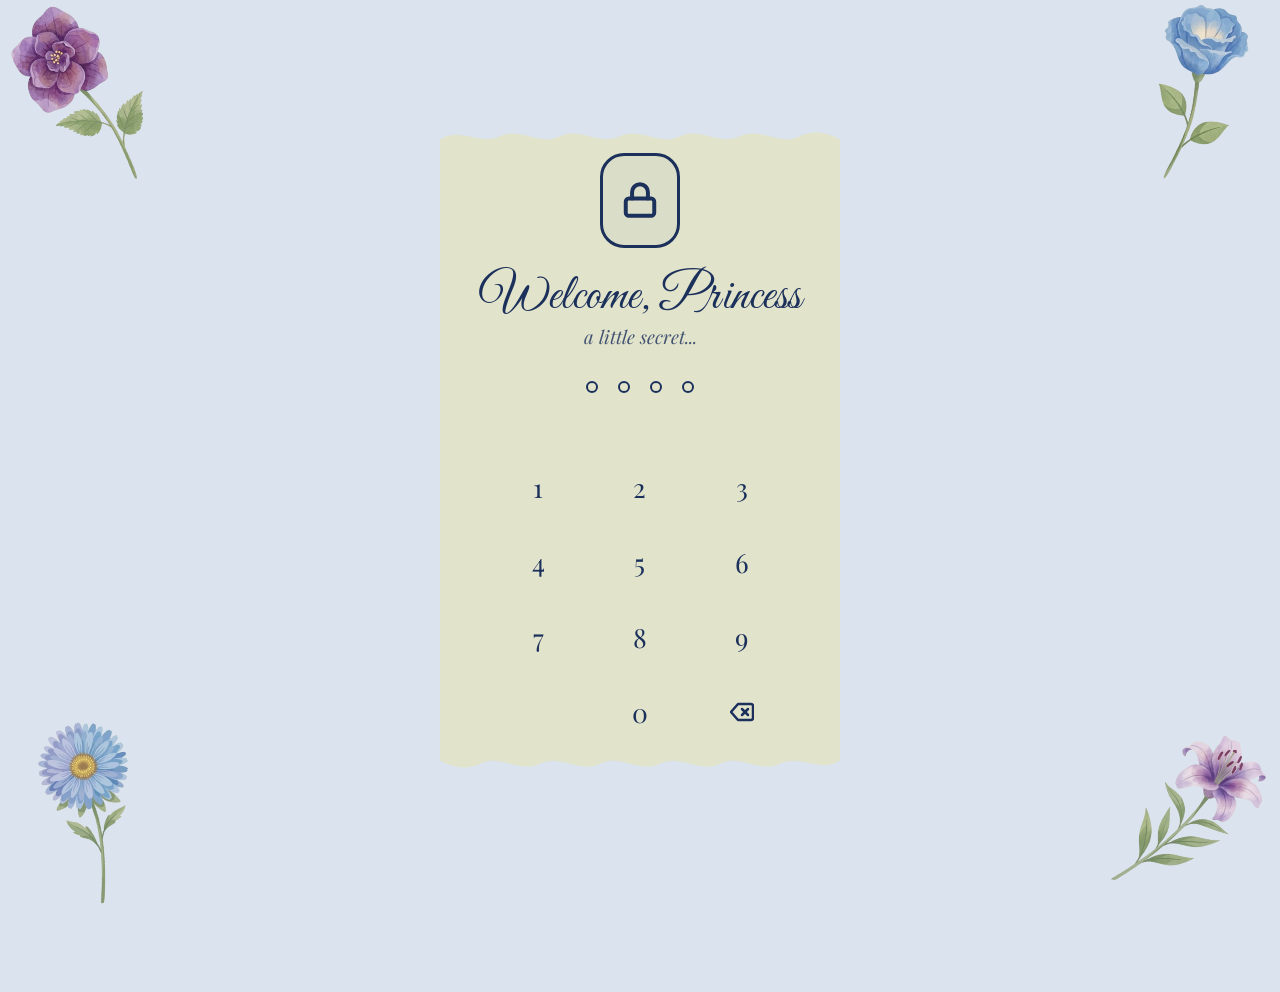
<file: index.html>
<!DOCTYPE html>
<html lang="en">
<head>
  <meta charset="UTF-8">
  <meta name="viewport" content="width=device-width, initial-scale=1.0">
  <title>Welcome, Princess</title>
  
  <!-- Google Fonts for handwriting script, elegant serif, and clean sans-serif -->
  <link rel="preconnect" href="https://fonts.googleapis.com">
  <link rel="preconnect" href="https://fonts.gstatic.com" crossorigin>
  <link href="https://fonts.googleapis.com/css2?family=Great+Vibes&family=Playfair+Display:ital,wght@0,400;0,600;1,400&family=Inter:wght@400;500;600&display=swap" rel="stylesheet">
  
  <style>
    :root {
      --bg-color: #dbe4ee;
      --card-bg: #e1e3cb;
      --navy: #1b305b;
      --green: #2e6f40;
      --red: #a83232;
      --text-muted: #6e7c9c;
    }

    * {
      box-sizing: border-box;
      margin: 0;
      padding: 0;
      user-select: none;
      -webkit-user-select: none;
    }

    body {
      font-family: 'Inter', sans-serif;
      background-color: var(--bg-color);
      min-height: 100vh;
      display: flex;
      justify-content: center;
      align-items: center;
      overflow: hidden;
      position: relative;
      transition: background-color 0.5s ease;
    }

    body.blackout {
      background-color: #000000 !important;
    }

    /* Scattered background flowers (Page 1 reference) */
    .bg-flower {
      position: absolute;
      width: 250px;
      height: 250px;
      object-fit: contain;
      pointer-events: none;
      z-index: 1;
      opacity: 0.85;
      transition: transform 1s ease, opacity 1s ease;
    }

    .bg-flower.top-right {
      top: -40px;
      right: -40px;
      transform: rotate(15deg);
    }

    .bg-flower.bottom-left {
      bottom: -30px;
      left: -35px;
      transform: rotate(-10deg);
    }

    .bg-flower.bottom-right {
      bottom: -40px;
      right: -30px;
      transform: rotate(45deg);
    }

    .bg-flower.top-left {
      top: -30px;
      left: -40px;
      transform: rotate(-35deg);
    }

    /* Main Passcode Card Container */
    .card-wrapper {
      position: relative;
      z-index: 10;
      width: 100%;
      max-width: 440px;
      padding: 20px;
      perspective: 1000px;
      transition: opacity 0.8s ease, transform 0.8s ease;
    }

    .card {
      background-color: var(--card-bg);
      width: 100%;
      padding: 40px 30px 45px 30px;
      box-shadow: 0 15px 35px rgba(27, 48, 91, 0.15);
      clip-path: url(#paper-edge);
      -webkit-clip-path: url(#paper-edge);
      display: flex;
      flex-direction: column;
      align-items: center;
      text-align: center;
      position: relative;
    }

    /* Lock Icon */
    .lock-container {
      width: 80px;
      height: 95px;
      border: 3.5px solid var(--navy);
      border-radius: 24px;
      display: flex;
      justify-content: center;
      align-items: center;
      margin-bottom: 25px;
      color: var(--navy);
      background-color: rgba(27, 48, 91, 0.03);
    }

    .lock-container svg {
      width: 38px;
      height: 38px;
    }

    /* Welcome Header */
    .welcome-title {
      font-family: 'Great Vibes', cursive;
      font-size: 3.1rem;
      color: var(--navy);
      line-height: 1;
      margin-bottom: 2px;
      font-weight: normal;
    }

    .welcome-subtitle {
      font-family: 'Playfair Display', serif;
      font-style: italic;
      font-size: 1.15rem;
      color: var(--navy);
      opacity: 0.8;
      margin-bottom: 30px;
    }

    /* Passcode Dot Indicators */
    .dots-container {
      display: flex;
      gap: 20px;
      margin-bottom: 12px;
      height: 16px;
      align-items: center;
    }

    .dot {
      width: 12px;
      height: 12px;
      border: 2px solid var(--navy);
      border-radius: 50%;
      transition: background-color 0.25s cubic-bezier(0.175, 0.885, 0.32, 1.275), 
                  border-color 0.25s ease, 
                  transform 0.25s ease;
    }

    .dot.filled {
      background-color: var(--green);
      border-color: var(--green);
      transform: scale(1.2);
    }

    .dot.error {
      background-color: var(--red);
      border-color: var(--red);
      transform: scale(1.1);
    }

    /* Shake animation for wrong code */
    @keyframes shake {
      0%, 100% { transform: translateX(0); }
      20%, 60% { transform: translateX(-8px); }
      40%, 80% { transform: translateX(8px); }
    }

    .shake {
      animation: shake 0.4s ease-in-out;
    }

    /* Feedback Status Text */
    .status-text {
      height: 25px;
      font-family: 'Playfair Display', serif;
      font-style: italic;
      font-size: 1.1rem;
      margin-bottom: 25px;
      transition: opacity 0.3s ease;
      font-weight: 500;
    }

    .status-text.correct {
      color: var(--green);
    }

    .status-text.error {
      color: var(--red);
    }

    /* Keypad Grid styling */
    .keypad {
      display: grid;
      grid-template-columns: repeat(3, 1fr);
      gap: 15px 25px;
      width: 100%;
      max-width: 280px;
    }

    .key {
      height: 60px;
      display: flex;
      justify-content: center;
      align-items: center;
      font-size: 1.65rem;
      font-family: 'Playfair Display', serif;
      color: var(--navy);
      cursor: pointer;
      border-radius: 18px;
      transition: background-color 0.15s ease, transform 0.1s ease;
      position: relative;
      background: transparent;
      outline: none;
      border: none;
    }

    /* Key click highlight effect */
    .key:active {
      background-color: rgba(27, 48, 91, 0.08);
      transform: scale(0.92);
    }

    /* Key hover state for desktop */
    @media (hover: hover) {
      .key:hover {
        background-color: rgba(27, 48, 91, 0.04);
      }
    }

    .key.empty {
      cursor: default;
      pointer-events: none;
    }

    .key svg {
      width: 24px;
      height: 24px;
      stroke: var(--navy);
    }

    /* SVG mask path definition (Page 1 card edge reference) */
    .svg-defs {
      position: absolute;
      width: 0;
      height: 0;
    }

    /* FLOWER TRANSITION LAYER */
    .transition-overlay {
      position: fixed;
      top: 0;
      left: 0;
      width: 100vw;
      height: 100vh;
      pointer-events: none;
      z-index: 100;
      display: flex;
    }

    .flower-panel {
      position: absolute;
      top: 0;
      bottom: 0;
      width: 0;
      overflow: hidden;
      transition: width 2.5s cubic-bezier(0.25, 1, 0.5, 1);
      background: transparent;
    }

    .flower-panel-left {
      left: 0;
    }

    .flower-panel-right {
      right: 0;
    }

    .flower-panel-inner {
      width: 55vw;
      height: 100vh;
      position: absolute;
      top: 0;
      background: transparent;
      overflow: hidden;
    }

    .flower-panel-left .flower-panel-inner {
      right: 0;
    }

    .flower-panel-right .flower-panel-inner {
      left: 0;
    }

    /* Flowery items inside panels */
    .transition-flower {
      position: absolute;
      object-fit: contain;
      transform: scale(0) rotate(0deg);
      opacity: 0;
      transition: transform 2.5s cubic-bezier(0.175, 0.885, 0.32, 1.2), 
                  opacity 2.2s ease-out;
    }

    /* Phase 1: Growth */
    body.phase-grow .flower-panel-left,
    body.phase-grow .flower-panel-right {
      width: 55vw;
      pointer-events: auto;
    }

    body.phase-grow .transition-flower {
      transform: scale(1) rotate(var(--rot));
      opacity: 1;
    }

    body.phase-grow .card-wrapper,
    body.phase-retreat .card-wrapper {
      opacity: 0;
      transform: scale(0.9);
      pointer-events: none;
    }

    body.phase-grow .bg-flower,
    body.phase-retreat .bg-flower {
      opacity: 0;
      transform: scale(0.5);
    }

    /* Phase 2: Retreat / Comeback */
    body.phase-retreat .flower-panel-left,
    body.phase-retreat .flower-panel-right {
      width: 0;
      transition: width 2s cubic-bezier(0.7, 0, 0.3, 1);
    }

    body.phase-retreat .transition-flower {
      transform: scale(0) rotate(0deg);
      opacity: 0;
      transition: transform 1.8s cubic-bezier(0.7, 0, 0.3, 1), opacity 1.5s ease;
    }
  </style>
</head>
<body>

  <!-- Hidden SVG defining the clip path for the wavy paper-like edge of the card -->
  <svg class="svg-defs" width="0" height="0">
    <defs>
      <clipPath id="paper-edge" clipPathUnits="objectBoundingBox">
        <path d="M 0, 0.04 
                 C 0.05, 0.02, 0.1, 0.05, 0.15, 0.035 
                 C 0.2, 0.02, 0.25, 0.05, 0.3, 0.035 
                 C 0.35, 0.02, 0.4, 0.05, 0.45, 0.035 
                 C 0.5, 0.02, 0.55, 0.05, 0.6, 0.035 
                 C 0.65, 0.02, 0.7, 0.05, 0.75, 0.035 
                 C 0.8, 0.02, 0.85, 0.05, 0.9, 0.035 
                 C 0.95, 0.02, 1, 0.04, 1, 0.04 
                 L 1, 0.96 
                 C 0.95, 0.98, 0.9, 0.95, 0.85, 0.965 
                 C 0.8, 0.98, 0.75, 0.95, 0.7, 0.965 
                 C 0.65, 0.98, 0.6, 0.95, 0.55, 0.965 
                 C 0.5, 0.98, 0.45, 0.95, 0.4, 0.965 
                 C 0.35, 0.98, 0.3, 0.95, 0.25, 0.965 
                 C 0.2, 0.98, 0.15, 0.95, 0.1, 0.965 
                 C 0.05, 0.98, 0, 0.96, 0, 0.96 
                 Z" />
      </clipPath>
    </defs>
  </svg>

  <!-- Background Corner Flowers (Initial Page 1 style) -->
  <img src="flowers/blue_lisianthus.webp" class="bg-flower top-right" alt="Flower">
  <img src="flowers/blue_aster.webp" class="bg-flower bottom-left" alt="Flower">
  <img src="flowers/purple_lily.webp" class="bg-flower bottom-right" alt="Flower">
  <img src="flowers/purple_begonia.webp" class="bg-flower top-left" alt="Flower">

  <!-- Main Passcode Card -->
  <div class="card-wrapper" id="cardWrapper">
    <div class="card" id="lockCard">
      
      <!-- Lock Header -->
      <div class="lock-container">
        <!-- SVG Lock Icon -->
        <svg viewBox="0 0 24 24" fill="none" stroke="currentColor" stroke-width="2.5" stroke-linecap="round" stroke-linejoin="round">
          <rect x="3" y="11" width="18" height="11" rx="2" ry="2"></rect>
          <path d="M7 11V7a5 5 0 0 1 10 0v4"></path>
        </svg>
      </div>

      <h1 class="welcome-title">Welcome, Princess</h1>
      <p class="welcome-subtitle">a little secret...</p>

      <!-- Dots Indicators -->
      <div class="dots-container" id="dotsContainer">
        <div class="dot"></div>
        <div class="dot"></div>
        <div class="dot"></div>
        <div class="dot"></div>
      </div>

      <!-- Feedback/Status message -->
      <div class="status-text" id="statusText"></div>

      <!-- Numeric Keypad Grid -->
      <div class="keypad" id="keypad">
        <button class="key" data-val="1">1</button>
        <button class="key" data-val="2">2</button>
        <button class="key" data-val="3">3</button>
        <button class="key" data-val="4">4</button>
        <button class="key" data-val="5">5</button>
        <button class="key" data-val="6">6</button>
        <button class="key" data-val="7">7</button>
        <button class="key" data-val="8">8</button>
        <button class="key" data-val="9">9</button>
        <div class="key empty"></div>
        <button class="key" data-val="0">0</button>
        <button class="key" data-val="back">
          <!-- Backspace Icon -->
          <svg viewBox="0 0 24 24" fill="none" stroke="currentColor" stroke-width="2.5" stroke-linecap="round" stroke-linejoin="round">
            <path d="M21 4H8l-7 8 7 8h13a2 2 0 0 0 2-2V6a2 2 0 0 0-2-2z"></path>
            <line x1="18" y1="9" x2="12" y2="15"></line>
            <line x1="12" y1="9" x2="18" y2="15"></line>
          </svg>
        </button>
      </div>

    </div>
  </div>

  <!-- Growing and Parting Flowers overlay -->
  <div class="transition-overlay">
    <div class="flower-panel flower-panel-left" id="panelLeft">
      <div class="flower-panel-inner" id="innerLeft"></div>
    </div>
    <div class="flower-panel flower-panel-right" id="panelRight">
      <div class="flower-panel-inner" id="innerRight"></div>
    </div>
  </div>

  <script>
    const CORRECT_CODE = "2106";
    let currentInput = "";
    let isProcessing = false;

    const dots = document.querySelectorAll('.dot');
    const statusText = document.getElementById('statusText');
    const lockCard = document.getElementById('lockCard');
    const body = document.body;

    // A selection of beautiful flower filenames from the flowers folder to build the screen-covering curtain
    const flowerImages = [
      'purple_lily.webp', 'purple_agapanthus.webp', 'purple_alstroemeria.webp', 'purple_azalea.webp',
      'purple_begonia.webp', 'purple_bougainvillea.webp', 'purple_larkspur.webp',
      'blue_lisianthus.webp', 'blue_lily.webp', 'blue_aster.webp', 'blue_lotus.webp', 'blue_star.webp',
      'bluebell.webp', 'pink_lily.webp', 'pink_aster.webp', 'pink_begonia.webp', 'pink_bluebell.webp',
      'red_amaryllis.webp', 'red_anemone.webp', 'red_aster.webp', 'red_azalea.webp', 'red_begonia.webp',
      'red_bougainvillea.webp', 'white_lily.webp', 'yellow_lily.webp'
    ];

    // Build the flower panels programmatically with random properties (Page 4 to 8 effect)
    function generateFlowerCurtains() {
      const innerLeft = document.getElementById('innerLeft');
      const innerRight = document.getElementById('innerRight');

      const density = 80; // number of flowers per side to guarantee complete covering

      // Helper to generate coordinates and random scaling/rotations
      function spawnFlowers(container, side) {
        for (let i = 0; i < density; i++) {
          const img = document.createElement('img');
          const flowerFile = flowerImages[Math.floor(Math.random() * flowerImages.length)];
          img.src = `flowers/${flowerFile}`;
          img.classList.add('transition-flower');

          // Distribute along the edge and center with larger size
          const size = Math.floor(Math.random() * 200) + 220; // 220px to 420px
          const rot = Math.floor(Math.random() * 360) - 180; // -180deg to 180deg

          // Position flowers: Y distributed evenly (from -10% to 110% vertical height)
          const yPos = (i / density) * 120 - 10;
          
          // Distribute X across the panel width (-20% to 120%) to ensure massive overlapping
          const xPos = Math.random() * 140 - 20;

          img.style.width = `${size}px`;
          img.style.height = `${size}px`;
          img.style.top = `${yPos}vh`;
          img.style.left = `${xPos}%`;
          img.style.setProperty('--rot', `${rot}deg`);
          
          // Delayed stagger on transitions
          const delay = Math.random() * 1.5; // Staggered entry over 1.5s
          img.style.transitionDelay = `${delay}s, ${delay}s`;

          container.appendChild(img);
        }
      }

      spawnFlowers(innerLeft, 'left');
      spawnFlowers(innerRight, 'right');
    }

    // Initialize key events and buttons
    document.getElementById('keypad').addEventListener('click', (e) => {
      const button = e.target.closest('.key');
      if (!button || isProcessing) return;

      const value = button.getAttribute('data-val');
      if (!value) return;

      playClickHighlight(button);

      if (value === 'back') {
        if (currentInput.length > 0) {
          currentInput = currentInput.slice(0, -1);
          updateDots();
          clearStatus();
        }
      } else {
        if (currentInput.length < 4) {
          currentInput += value;
          updateDots();
          clearStatus();
          
          if (currentInput.length === 4) {
            checkPasscode();
          }
        }
      }
    });

    // Keyboard support
    document.addEventListener('keydown', (e) => {
      if (isProcessing) return;
      if (e.key >= '0' && e.key <= '9') {
        if (currentInput.length < 4) {
          currentInput += e.key;
          updateDots();
          clearStatus();
          // Find keypad button and trigger highlight visual
          const btn = document.querySelector(`.key[data-val="${e.key}"]`);
          if (btn) playClickHighlight(btn);

          if (currentInput.length === 4) {
            checkPasscode();
          }
        }
      } else if (e.key === 'Backspace') {
        if (currentInput.length > 0) {
          currentInput = currentInput.slice(0, -1);
          updateDots();
          clearStatus();
          const btn = document.querySelector('.key[data-val="back"]');
          if (btn) playClickHighlight(btn);
        }
      }
    });

    function playClickHighlight(button) {
      button.style.backgroundColor = 'rgba(27, 48, 91, 0.12)';
      setTimeout(() => {
        button.style.backgroundColor = '';
      }, 150);
    }

    function updateDots() {
      dots.forEach((dot, index) => {
        if (index < currentInput.length) {
          dot.classList.add('filled');
        } else {
          dot.classList.remove('filled');
        }
      });
    }

    function clearStatus() {
      statusText.textContent = "";
      statusText.className = "status-text";
      dots.forEach(dot => dot.classList.remove('error'));
    }

    function checkPasscode() {
      if (currentInput === CORRECT_CODE) {
        handleSuccess();
      } else {
        handleFailure();
      }
    }

    function handleSuccess() {
      isProcessing = true;
      statusText.textContent = "Correct";
      statusText.className = "status-text correct";

      // Match transition sequence from PDF (Page 2 -> Page 3 -> Page 4 -> Page 11 -> Page 13)
      setTimeout(() => {
        statusText.textContent = "Opening...";
      }, 550);

      setTimeout(() => {
        // Trigger Phase 1: Flowers grow and cover screen (Page 4 to 10)
        body.classList.add('phase-grow');
      }, 1000);

      // Phase 2: After screen is fully covered, switch background to black and retreat flowers back to edges
      setTimeout(() => {
        body.classList.add('blackout');
        body.classList.remove('phase-grow');
        body.classList.add('phase-retreat');
      }, 3600); // 1s wait + 2.5s grow transition + small margin

      // Final transition redirect
      setTimeout(() => {
        window.location.href = 'page2.html';
      }, 5500);
    }

    function handleFailure() {
      isProcessing = true;
      statusText.textContent = "Incorrect Code";
      statusText.className = "status-text error";
      
      dots.forEach(dot => {
        dot.classList.add('error');
      });

      lockCard.classList.add('shake');

      setTimeout(() => {
        lockCard.classList.remove('shake');
        currentInput = "";
        updateDots();
        isProcessing = false;
      }, 800);
    }

    // Initialize flowery curtain nodes
    window.addEventListener('DOMContentLoaded', generateFlowerCurtains);
  </script>
</body>
</html>
</file>
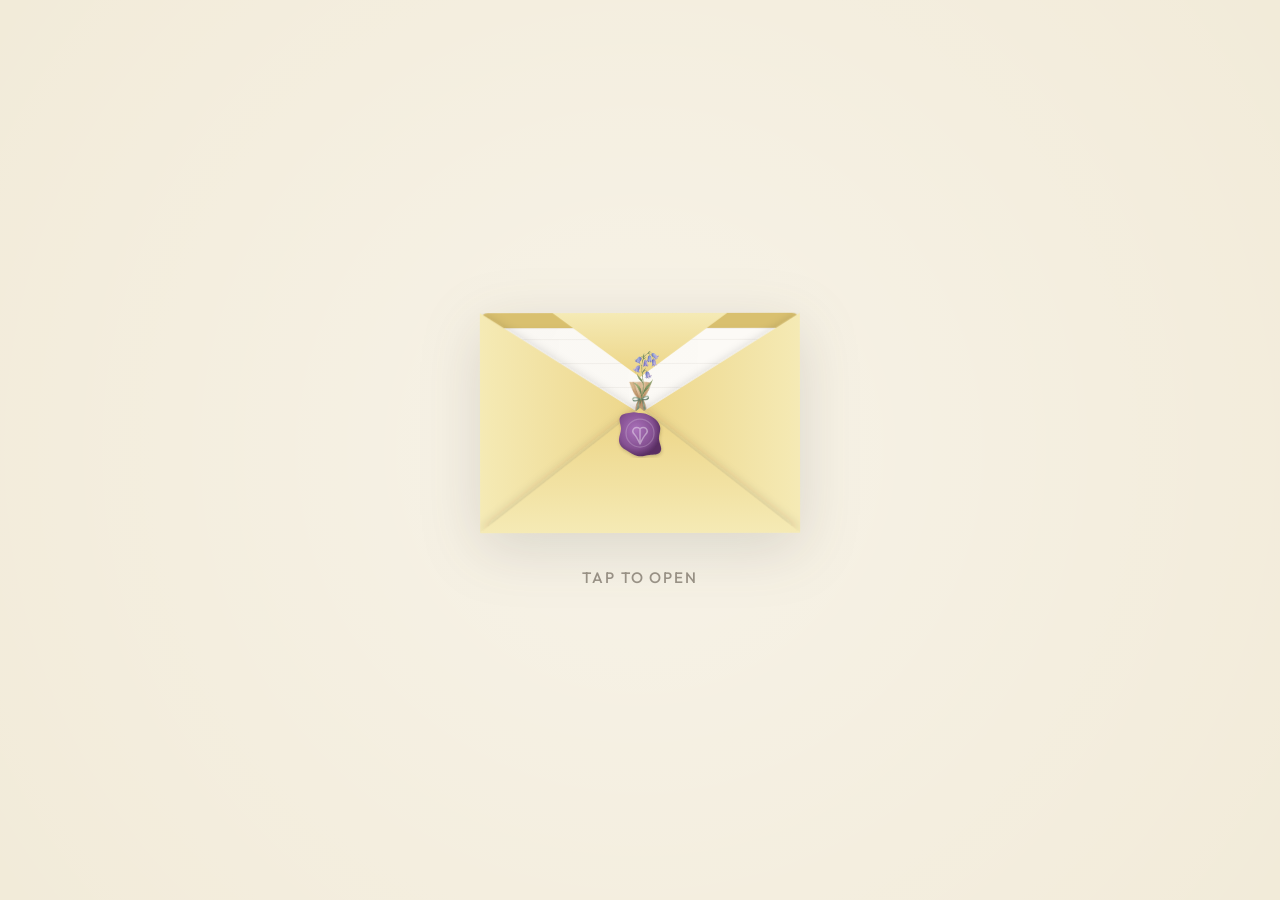
<file: letter.html>
<!DOCTYPE html>
<html lang="en">

<head>
  <meta charset="UTF-8">
  <meta name="viewport" content="width=device-width, initial-scale=1.0">
  <title>A Letter for You 💌</title>

  <!-- Google Fonts for premium typography -->
  <link rel="preconnect" href="https://fonts.googleapis.com">
  <link rel="preconnect" href="https://fonts.gstatic.com" crossorigin>
  <link
    href="https://fonts.googleapis.com/css2?family=Lora:ital,wght@0,400;0,500;0,600;1,400&family=Playpen+Sans:wght@300;400;500;600;700&family=Reenie+Beanie&family=Outfit:wght@300;400;500;600&display=swap"
    rel="stylesheet">

  <!-- GSAP for robust animations -->
  <script src="https://cdnjs.cloudflare.com/ajax/libs/gsap/3.12.2/gsap.min.js"></script>

  <style>
    /* Premium resets and styling variables */
    :root {
      --bg-page: #f2ebd9;
      /* Soft watercolor cream background */
      --envelope-yellow: #ecd485;
      --envelope-yellow-light: #f5eab5;
      --envelope-yellow-dark: #d9c06f;
      --paper-cream: #fcfaf6;
      --ink-color: #3e3427;
      --purple-seal: #845091;
      --font-serif: 'Lora', Georgia, serif;
      --font-sans: 'Outfit', sans-serif;
      --font-handwriting: 'Playpen Sans', cursive;
    }

    *,
    *::before,
    *::after {
      box-sizing: border-box;
      margin: 0;
      padding: 0;
    }

    body {
      background-color: var(--bg-page);
      background-image: radial-gradient(circle at center, rgba(255, 255, 255, 0.4) 0%, rgba(255, 255, 255, 0) 100%);
      font-family: var(--font-sans);
      color: var(--ink-color);
      min-height: 100vh;
      display: flex;
      justify-content: center;
      align-items: center;
      overflow: hidden;
      perspective: 1000px;
      user-select: none;
      -webkit-user-select: none;
    }

    /* Screen layers container */
    .viewport {
      width: 100%;
      height: 100vh;
      position: relative;
      display: flex;
      justify-content: center;
      align-items: center;
    }

    /* ==========================================
       STAGE 1 & 2: Envelope Layout & Flaps
       ========================================== */
    .envelope-scene {
      position: absolute;
      z-index: 10;
      display: flex;
      flex-direction: column;
      align-items: center;
      justify-content: center;
      transition: opacity 0.8s ease, transform 0.8s ease;
    }

    .envelope-wrapper {
      position: relative;
      width: 320px;
      height: 220px;
      transform-style: preserve-3d;
      filter: drop-shadow(0 15px 30px rgba(62, 52, 39, 0.15));
      cursor: pointer;
    }

    .envelope-bg {
      position: absolute;
      width: 100%;
      height: 100%;
      background-color: var(--envelope-yellow-dark);
      border-radius: 8px;
      z-index: 1;
    }

    /* Pocket flap container that holds the letter card inside */
    .envelope-pocket {
      position: absolute;
      width: 100%;
      height: 100%;
      z-index: 2;
      overflow: visible;
    }

    /* The letter card that slides out */
    .letter-card {
      position: absolute;
      width: 290px;
      height: 190px;
      left: 15px;
      bottom: 15px;
      background-color: var(--paper-cream);
      border-radius: 4px;
      padding: 18px;
      box-shadow: 0 4px 10px rgba(0, 0, 0, 0.08);
      z-index: 2;
      transform: translateY(0);
      display: flex;
      flex-direction: column;
      justify-content: space-between;
      border: 1px solid rgba(62, 52, 39, 0.05);
      background-image:
        radial-gradient(circle at 10% 10%, rgba(62, 52, 39, 0.01) 0%, transparent 80%),
        linear-gradient(rgba(62, 52, 39, 0.05) 1px, transparent 1px);
      background-size: 100% 24px;
      background-position: 0 10px;
    }

    .letter-text {
      font-family: var(--font-serif);
      font-size: 0.9rem;
      line-height: 1.5;
      font-style: italic;
      color: rgba(62, 52, 39, 0.85);
      margin-top: 12px;
      padding-left: 5px;
    }

    .letter-bouquet {
      align-self: center;
      width: 90px;
      height: 80px;
      object-fit: contain;
      margin-bottom: 5px;
      opacity: 0.95;
    }

    /* Flap SVG drawings to give watercolor feel */
    .flap-svg {
      position: absolute;
      top: 0;
      left: 0;
      width: 100%;
      height: 100%;
      pointer-events: none;
    }

    .left-flap {
      z-index: 3;
    }

    .right-flap {
      z-index: 3;
    }

    .bottom-flap {
      z-index: 3;
    }

    /* The top flap that rotates */
    .top-flap-container {
      position: absolute;
      top: 0;
      left: 0;
      width: 320px;
      height: 220px;
      transform-origin: top center;
      transform-style: preserve-3d;
      z-index: 4;
    }

    /* Behind side of flap when opened */
    .top-flap-back {
      position: absolute;
      width: 100%;
      height: 125px;
      background-color: var(--envelope-yellow-dark);
      clip-path: polygon(0% 0%, 100% 0%, 50% 100%);
      transform: rotateY(180deg) translateZ(1px);
      backface-visibility: hidden;
      border-radius: 8px 8px 0 0;
    }

    /* Purple wax seal styling */
    .wax-seal {
      position: absolute;
      left: 135px;
      /* (320 - 50) / 2 */
      top: 95px;
      /* Point of top flap */
      width: 50px;
      height: 50px;
      cursor: pointer;
      z-index: 5;
      transform-origin: center center;
    }

    /* Decorative flower stem peeking from seal */
    .seal-flower {
      position: absolute;
      left: 140px;
      top: 25px;
      width: 40px;
      height: 80px;
      object-fit: contain;
      transform-origin: bottom center;
      z-index: 3;
      transform: rotate(5deg);
      pointer-events: none;
    }

    /* Prompt instruction text */
    .tap-instruction {
      margin-top: 35px;
      font-size: 0.95rem;
      letter-spacing: 0.12em;
      text-transform: uppercase;
      color: rgba(62, 52, 39, 0.5);
      font-weight: 500;
      cursor: pointer;
      transition: color 0.3s;
    }

    .tap-instruction:hover {
      color: rgba(62, 52, 39, 0.8);
    }

    /* ==========================================
       STAGE 3: Flower Bloom Burst Overlay
       ========================================== */
    .flower-container {
      position: fixed;
      top: 0;
      left: 0;
      width: 100%;
      height: 100%;
      pointer-events: none;
      z-index: 100;
      display: none;
      overflow: hidden;
    }

    /* Floating individual flower image */
    .bloom-flower {
      position: absolute;
      width: 110px;
      height: 110px;
      object-fit: contain;
      transform-origin: center center;
      pointer-events: none;
      filter: drop-shadow(0 8px 15px rgba(62, 52, 39, 0.12));
    }

    /* Overlay screen blocker that catches clicks to transition */
    .reveal-overlay {
      position: fixed;
      top: 0;
      left: 0;
      width: 100%;
      height: 100%;
      z-index: 99;
      display: none;
      cursor: pointer;
    }

    /* Bottom prompt for stage 3 */
    .reveal-instruction {
      position: fixed;
      bottom: 40px;
      left: 50%;
      transform: translateX(-50%);
      font-size: 1rem;
      letter-spacing: 0.15em;
      text-transform: uppercase;
      color: #fff;
      text-shadow: 0 2px 10px rgba(62, 52, 39, 0.6);
      font-weight: 600;
      z-index: 150;
      display: none;
      pointer-events: none;
    }

    /* ==========================================
       STAGE 4: Main Birthday Card Reveal
       ========================================== */
    .card-scene {
      position: absolute;
      width: 90%;
      max-width: 580px;
      background-color: var(--paper-cream);
      border-radius: 28px;
      padding: 40px 30px;
      box-shadow:
        0 20px 50px rgba(62, 52, 39, 0.14),
        0 2px 4px rgba(62, 52, 39, 0.05);
      z-index: 200;
      transform: scale(0.9) rotate(-1.5deg);
      opacity: 0;
      display: none;
      flex-direction: column;
      align-items: center;
      text-align: center;
      border: 1px solid rgba(62, 52, 39, 0.03);
      overflow: visible;
    }

    /* Decorative elements around the card */
    .card-decor-flower-1 {
      position: absolute;
      top: -60px;
      right: -50px;
      width: 110px;
      height: 110px;
      transform: rotate(20deg);
      object-fit: contain;
      filter: drop-shadow(0 5px 12px rgba(62, 52, 39, 0.1));
      pointer-events: none;
    }

    .card-decor-flower-2 {
      position: absolute;
      bottom: -40px;
      left: -60px;
      width: 130px;
      height: 130px;
      transform: rotate(-15deg);
      object-fit: contain;
      filter: drop-shadow(0 5px 12px rgba(62, 52, 39, 0.1));
      pointer-events: none;
    }

    /* Cupcake SVG wrapper */
    .cupcake-wrapper {
      width: 160px;
      height: 170px;
      margin-bottom: 25px;
      display: flex;
      justify-content: center;
      align-items: center;
    }

    .cupcake-svg {
      width: 100%;
      height: 100%;
      overflow: visible;
    }

    /* Card texts */
    .card-letter-body {
      font-family: var(--font-serif);
      font-size: 0.95rem;
      line-height: 1.65;
      color: rgba(62, 52, 39, 0.9);
      margin-bottom: 30px;
      text-align: justify;
      max-width: 480px;
      border-bottom: 1px dashed rgba(62, 52, 39, 0.1);
      padding-bottom: 25px;
    }

    .card-greeting {
      font-family: var(--font-serif);
      font-size: 1.45rem;
      font-weight: 600;
      color: var(--ink-color);
      line-height: 1.4;
    }

    .card-greeting .accent {
      font-family: var(--font-handwriting);
      color: #b5493d;
      font-size: 1.85rem;
      margin-top: 5px;
      display: block;
      font-weight: 700;
      letter-spacing: -0.02em;
    }

    /* Small back control button */
    .reset-btn {
      position: absolute;
      top: 20px;
      left: 20px;
      width: 34px;
      height: 34px;
      border-radius: 50%;
      background: rgba(62, 52, 39, 0.05);
      border: none;
      cursor: pointer;
      display: flex;
      align-items: center;
      justify-content: center;
      color: rgba(62, 52, 39, 0.6);
      transition: background 0.3s, color 0.3s;
    }

    .reset-btn:hover {
      background: rgba(62, 52, 39, 0.1);
      color: rgba(62, 52, 39, 0.9);
    }

    /* Ambient background drifting petals */
    .bg-petals-layer {
      position: fixed;
      top: 0;
      left: 0;
      width: 100%;
      height: 100%;
      pointer-events: none;
      z-index: 5;
      overflow: hidden;
      display: none;
    }

    .bg-petal {
      position: absolute;
      width: 25px;
      height: 25px;
      background-color: rgba(244, 201, 201, 0.7);
      border-radius: 0 50% 50% 50%;
      transform-origin: center center;
    }

    /* Media query adjustments for mobile screens */
    @media (max-width: 480px) {
      .envelope-wrapper {
        transform: scale(0.9);
      }

      .card-scene {
        padding: 30px 20px;
        width: 92%;
        border-radius: 20px;
      }

      .card-decor-flower-1 {
        width: 80px;
        height: 80px;
        top: -40px;
        right: -20px;
      }

      .card-decor-flower-2 {
        width: 90px;
        height: 90px;
        bottom: -30px;
        left: -30px;
      }

      .card-letter-body {
        font-size: 0.85rem;
        line-height: 1.5;
        margin-bottom: 20px;
        padding-bottom: 18px;
      }

      .card-greeting {
        font-size: 1.25rem;
      }

      .card-greeting .accent {
        font-size: 1.6rem;
      }

      .cupcake-wrapper {
        width: 130px;
        height: 140px;
        margin-bottom: 15px;
      }
    }
  </style>
</head>

<body>

  <div class="viewport">

    <!-- Ambient background floating petals -->
    <div class="bg-petals-layer" id="bgPetals"></div>

    <!-- ==========================================
         STAGE 1 & 2: Envelope Component
         ========================================== -->
    <div class="envelope-scene" id="envelopeScene">

      <!-- Flower peeking behind the wax seal -->
      <img src="flowers/bluebell.webp" alt="Peeking Flower" class="seal-flower" id="sealFlower">

      <div class="envelope-wrapper" id="envelopeWrapper">
        <!-- Inside back of envelope -->
        <div class="envelope-bg"></div>

        <!-- The letter card that slides up -->
        <div class="letter-card" id="letterCard">
          <img src="flowers/bouquet_1_front.webp" alt="Bouquet" class="letter-bouquet">
          <div class="letter-text">
            For you, on this beautiful day...
          </div>
        </div>

        <!-- Left flap -->
        <svg class="flap-svg left-flap" viewBox="0 0 320 220">
          <defs>
            <linearGradient id="left-flap-grad" x1="0%" y1="0%" x2="100%" y2="0%">
              <stop offset="0%" stop-color="var(--envelope-yellow-light)" />
              <stop offset="100%" stop-color="var(--envelope-yellow)" />
            </linearGradient>
            <filter id="shadow-left" x="-10%" y="-10%" width="120%" height="120%">
              <feDropShadow dx="3" dy="0" stdDeviation="4" flood-color="#3e3427" flood-opacity="0.12" />
            </filter>
          </defs>
          <path d="M 0,0 L 175,110 L 0,220 Z" fill="url(#left-flap-grad)" filter="url(#shadow-left)" />
        </svg>

        <!-- Right flap -->
        <svg class="flap-svg right-flap" viewBox="0 0 320 220">
          <defs>
            <linearGradient id="right-flap-grad" x1="100%" y1="0%" x2="0%" y2="0%">
              <stop offset="0%" stop-color="var(--envelope-yellow-light)" />
              <stop offset="100%" stop-color="var(--envelope-yellow)" />
            </linearGradient>
            <filter id="shadow-right" x="-10%" y="-10%" width="120%" height="120%">
              <feDropShadow dx="-3" dy="0" stdDeviation="4" flood-color="#3e3427" flood-opacity="0.12" />
            </filter>
          </defs>
          <path d="M 320,0 L 145,110 L 320,220 Z" fill="url(#right-flap-grad)" filter="url(#shadow-right)" />
        </svg>

        <!-- Bottom flap -->
        <svg class="flap-svg bottom-flap" viewBox="0 0 320 220">
          <defs>
            <linearGradient id="bottom-flap-grad" x1="0%" y1="100%" x2="0%" y2="0%">
              <stop offset="0%" stop-color="var(--envelope-yellow-light)" />
              <stop offset="100%" stop-color="var(--envelope-yellow)" />
            </linearGradient>
            <filter id="shadow-bottom" x="-10%" y="-10%" width="120%" height="120%">
              <feDropShadow dx="0" dy="-4" stdDeviation="5" flood-color="#3e3427" flood-opacity="0.15" />
            </filter>
          </defs>
          <path d="M 0,220 L 320,220 L 160,95 Z" fill="url(#bottom-flap-grad)" filter="url(#shadow-bottom)" />
        </svg>

        <!-- Top flap container (rotates up) -->
        <div class="top-flap-container" id="topFlapContainer">
          <svg class="flap-svg" viewBox="0 0 320 220" style="height: 120px;">
            <defs>
              <linearGradient id="top-flap-grad" x1="0%" y1="0%" x2="0%" y2="100%">
                <stop offset="0%" stop-color="var(--envelope-yellow-light)" />
                <stop offset="100%" stop-color="var(--envelope-yellow)" />
              </linearGradient>
            </defs>
            <path d="M 0,0 L 320,0 L 160,118 Z" fill="url(#top-flap-grad)" />
          </svg>
          <!-- Backside of top flap (visible when flipped open) -->
          <div class="top-flap-back"></div>

          <!-- Purple wax seal -->
          <div class="wax-seal" id="waxSeal">
            <svg viewBox="0 0 100 100" width="100%" height="100%">
              <defs>
                <filter id="seal-shadow" x="-20%" y="-20%" width="140%" height="140%">
                  <feDropShadow dx="1" dy="3" stdDeviation="3" flood-color="#3e3427" flood-opacity="0.25" />
                </filter>
                <radialGradient id="seal-grad" cx="40%" cy="40%" r="60%">
                  <stop offset="0%" stop-color="#ab72bb" />
                  <stop offset="70%" stop-color="var(--purple-seal)" />
                  <stop offset="100%" stop-color="#5a2f64" />
                </radialGradient>
              </defs>
              <!-- Wavy wax border -->
              <path
                d="M50,10 C58,10 65,12 73,17 C81,22 88,28 90,37 C92,46 87,54 88,63 C89,72 95,80 91,87 C87,94 77,93 69,94 C61,95 53,98 45,96 C37,94 29,88 22,84 C15,80 9,75 8,66 C7,57 12,50 12,41 C12,32 6,24 11,17 C16,10 26,11 34,9 C42,7 45,10 50,10 Z"
                fill="url(#seal-grad)" filter="url(#seal-shadow)" />
              <!-- Inner ring -->
              <circle cx="50" cy="50" r="28" fill="none" stroke="rgba(255, 255, 255, 0.2)" stroke-width="2.5" />
              <!-- Flower/Stem outline inside seal -->
              <path
                d="M50,72 L50,42 M50,42 C47,38 41,38 38,41 C35,44 35,49 39,53 C43,57 50,72 50,72 M50,42 C53,38 59,38 62,41 C65,44 65,49 61,53 C57,57 50,72 50,72"
                fill="none" stroke="rgba(255, 255, 255, 0.4)" stroke-width="3" stroke-linecap="round"
                stroke-linejoin="round" />
            </svg>
          </div>
        </div>

      </div>

      <div class="tap-instruction" id="tapInstruction">Tap to open</div>
    </div>

    <!-- ==========================================
         STAGE 3: Flower Explosion Canvas/Container
         ========================================== -->
    <div class="flower-container" id="flowerContainer"></div>
    <div class="reveal-overlay" id="revealOverlay"></div>
    <div class="reveal-instruction" id="revealInstruction">Click to continue</div>

    <!-- ==========================================
         STAGE 4: The Final Birthday Card
         ========================================== -->
    <div class="card-scene" id="cardScene">
      <button class="reset-btn" id="resetBtn" title="Replay">
        <svg viewBox="0 0 24 24" width="20" height="20" fill="none" stroke="currentColor" stroke-width="2.5"
          stroke-linecap="round" stroke-linejoin="round">
          <path d="M21.5 2v6h-6M21.34 15.57a10 10 0 1 1-.57-8.38l5.67-5.67" />
        </svg>
      </button>

      <!-- Decorative flowers sticking out of the card -->
      <img src="flowers/pink_lily.webp" alt="Deco Flower" class="card-decor-flower-1">
      <img src="flowers/yellow_lily.webp" alt="Deco Flower" class="card-decor-flower-2">

      <!-- Cupcake SVG Illustration -->
      <div class="cupcake-wrapper">
        <svg class="cupcake-svg" viewBox="0 0 150 170">
          <defs>
            <filter id="cupcake-shadow" x="-15%" y="-15%" width="130%" height="130%">
              <feDropShadow dx="0" dy="5" stdDeviation="5" flood-color="#3e3427" flood-opacity="0.12" />
            </filter>
            <!-- Wrapper gradient -->
            <linearGradient id="wrapper-grad" x1="0%" y1="0%" x2="100%" y2="0%">
              <stop offset="0%" stop-color="#f2bca5" />
              <stop offset="50%" stop-color="#f8dcd0" />
              <stop offset="100%" stop-color="#ebaa91" />
            </linearGradient>
            <!-- Cake gradient -->
            <linearGradient id="cake-grad" x1="0%" y1="100%" x2="0%" y2="0%">
              <stop offset="0%" stop-color="#ca8b47" />
              <stop offset="100%" stop-color="#ecc08c" />
            </linearGradient>
            <!-- Frosting gradient -->
            <linearGradient id="frosting-grad" x1="0%" y1="0%" x2="0%" y2="100%">
              <stop offset="0%" stop-color="#fff8f8" />
              <stop offset="50%" stop-color="#ffdee6" />
              <stop offset="100%" stop-color="#fda2bc" />
            </linearGradient>
            <!-- Cherry gradient -->
            <radialGradient id="cherry-grad" cx="35%" cy="35%" r="65%">
              <stop offset="0%" stop-color="#ff5e62" />
              <stop offset="70%" stop-color="#b90d1c" />
              <stop offset="100%" stop-color="#690007" />
            </radialGradient>
          </defs>

          <g filter="url(#cupcake-shadow)">
            <!-- Toothpick & Happy Birthday Banner -->
            <line x1="75" y1="95" x2="75" y2="28" stroke="#8d6e63" stroke-width="3" stroke-linecap="round" />
            <path d="M 75,32 C 90,30 115,35 125,27 L 125,47 C 115,55 90,50 75,52 Z" fill="#edd48c" stroke="#d5b86d"
              stroke-width="1.5" />
            <text x="100" y="42" font-family="var(--font-sans)" font-size="7.5" font-weight="900" fill="#693000"
              text-anchor="middle" letter-spacing="0.05em">HAPPY</text>
            <text x="100" y="49" font-family="var(--font-sans)" font-size="6.5" font-weight="900" fill="#693000"
              text-anchor="middle" letter-spacing="0.05em">BIRTHDAY</text>

            <!-- Cupcake wrapper (Peach/Pink ribbed) -->
            <path d="M 35,115 L 43,155 C 44,159 48,162 52,162 L 98,162 C 102,162 106,159 107,155 L 115,115 Z"
              fill="url(#wrapper-grad)" />
            <!-- Wrapper folds / ribbed lines -->
            <line x1="45" y1="115" x2="52" y2="162" stroke="rgba(255, 255, 255, 0.4)" stroke-width="2" />
            <line x1="57" y1="115" x2="62" y2="162" stroke="rgba(255, 255, 255, 0.4)" stroke-width="2" />
            <line x1="69" y1="115" x2="71" y2="162" stroke="rgba(255, 255, 255, 0.4)" stroke-width="2" />
            <line x1="81" y1="115" x2="80" y2="162" stroke="rgba(255, 255, 255, 0.4)" stroke-width="2" />
            <line x1="93" y1="115" x2="89" y2="162" stroke="rgba(255, 255, 255, 0.4)" stroke-width="2" />
            <line x1="105" y1="115" x2="98" y2="162" stroke="rgba(255, 255, 255, 0.4)" stroke-width="2" />

            <!-- Muffin cake body peeking out -->
            <path d="M 31,116 C 31,105 119,105 119,116 Z" fill="url(#cake-grad)" />

            <!-- Frosting Cream Dome -->
            <path
              d="M 28,112 C 28,98 42,90 55,90 C 60,90 65,94 75,94 C 85,94 90,90 95,90 C 108,90 122,98 122,112 C 122,122 108,122 75,122 C 42,122 28,122 28,112 Z"
              fill="url(#frosting-grad)" />
            <!-- Frosting layers highlights -->
            <path d="M 38,102 C 55,88 95,88 112,102" fill="none" stroke="rgba(255, 255, 255, 0.6)" stroke-width="4.5"
              stroke-linecap="round" opacity="0.6" />
            <path d="M 46,110 C 60,98 90,98 104,110" fill="none" stroke="rgba(255, 255, 255, 0.7)" stroke-width="3"
              stroke-linecap="round" opacity="0.7" />

            <!-- Sprinkles (colored dots) -->
            <circle cx="42" cy="100" r="2.5" fill="#4dd0e1" />
            <circle cx="56" cy="110" r="2.5" fill="#ffd54f" />
            <circle cx="70" cy="102" r="2.5" fill="#ff8a65" />
            <circle cx="82" cy="113" r="2.5" fill="#a5d6a7" />
            <circle cx="94" cy="101" r="2.5" fill="#ba68c8" />
            <circle cx="106" cy="109" r="2.5" fill="#4dd0e1" />
            <circle cx="50" cy="95" r="2.5" fill="#ff8a65" />
            <circle cx="98" cy="95" r="2.5" fill="#ffd54f" />
            <circle cx="76" cy="111" r="2.5" fill="#ff5e62" />

            <!-- Cherry on Top -->
            <circle cx="75" cy="74" r="14" fill="url(#cherry-grad)" />
            <path d="M 77,63 C 80,45 92,38 98,34" fill="none" stroke="#2d1500" stroke-width="2"
              stroke-linecap="round" />
            <!-- Cherry glare -->
            <ellipse cx="71" cy="70" rx="3" ry="1.5" transform="rotate(-30 71 70)" fill="#fff" opacity="0.7" />
          </g>
        </svg>
      </div>

      <!-- Letter Body Message -->
      <div class="card-letter-body">
        Meri payari si kajukatli ko janam din ki hardik subhkamnaye....🎆🎇, Maharani ki kripa hamesa aap par bani rahe
        aur
        jo bhi jindigi main chahiye o sab mile, Par ham bina chahe bhi mile na hamko koe risk lena hi nahi hai, aur kyu
        le jab chhoti si babu ko sath main khelana hai, Bas kisi ki najar na lage apko hamesa khelti kuddti aur hasti
        raho...
      </div>

      <!-- Closing Greeting -->
      <div class="card-greeting">
        HAppy Birthday!
        <span class="accent">Rasguli 🤭</span>
      </div>

      <!-- Navigation Link to Last Page (Cake Builder) -->
      <div style="margin-top: 35px; margin-bottom: 5px;">
        <a href="last.html" style="
          display: inline-block;
          padding: 12px 28px;
          background-color: var(--ink-color);
          color: var(--paper-cream);
          border-radius: 99px;
          font-family: var(--font-sans);
          font-weight: 600;
          letter-spacing: 0.05em;
          text-decoration: none;
          font-size: 0.9rem;
          transition: background-color 0.3s, transform 0.2s, box-shadow 0.3s;
          box-shadow: 0 5px 15px rgba(62, 52, 39, 0.15);
        " onmouseover="this.style.backgroundColor='#514433'; this.style.transform='translateY(-2px)'; this.style.boxShadow='0 8px 20px rgba(62, 52, 39, 0.2)';"
          onmouseout="this.style.backgroundColor='var(--ink-color)'; this.style.transform='translateY(0)'; this.style.boxShadow='0 5px 15px rgba(62, 52, 39, 0.15)';"
          onmousedown="this.style.transform='translateY(1px)'; this.style.boxShadow='0 3px 8px rgba(62, 52, 39, 0.15)';">
          🎂 &rarr;
        </a>
      </div>
    </div>

  </div>

  <script>
    // ==========================================
    // FLOWER IMAGES LIST
    // ==========================================
    const flowerImages = [
      'flowers/african_daisy.webp',
      'flowers/agapanthus.webp',
      'flowers/allium.webp',
      'flowers/alstroemeria.webp',
      'flowers/amaryllis.webp',
      'flowers/anemone.webp',
      'flowers/angelonia.webp',
      'flowers/anise_hyssop.webp',
      'flowers/anthurium.webp',
      'flowers/apple_blossom.webp',
      'flowers/apricot_blossom.webp',
      'flowers/armeria.webp',
      'flowers/aster.webp',
      'flowers/azalea.webp',
      'flowers/babys_breath.webp',
      'flowers/banksia.webp',
      'flowers/bee_balm.webp',
      'flowers/begonia.webp',
      'flowers/bergenia.webp',
      'flowers/blanket_flower.webp',
      'flowers/blue_aster.webp',
      'flowers/blue_flax.webp',
      'flowers/blue_lily.webp',
      'flowers/blue_lisianthus.webp',
      'flowers/blue_star.webp',
      'flowers/bluebell.webp',
      'flowers/bougainvillea.webp',
      'flowers/bouvardia.webp',
      'flowers/buttercup.webp',
      'flowers/orange_azalea.webp',
      'flowers/orange_lily.webp',
      'flowers/pink_lily.webp',
      'flowers/pink_lisianthus.webp',
      'flowers/pink_lupin.webp',
      'flowers/purple_agapanthus.webp',
      'flowers/purple_alstroemeria.webp',
      'flowers/purple_azalea.webp',
      'flowers/purple_begonia.webp',
      'flowers/purple_bougainvillea.webp',
      'flowers/red_amaryllis.webp',
      'flowers/red_anemone.webp',
      'flowers/red_aster.webp',
      'flowers/red_begonia.webp',
      'flowers/red_lily.webp',
      'flowers/red_lotus.webp',
      'flowers/white_anemone.webp',
      'flowers/white_lily.webp',
      'flowers/white_lotus.webp',
      'flowers/yellow_agapanthus.webp',
      'flowers/yellow_alstroemeria.webp',
      'flowers/yellow_amaryllis.webp',
      'flowers/yellow_azalea.webp',
      'flowers/yellow_begonia.webp',
      'flowers/yellow_bougainvillea.webp',
      'flowers/yellow_lily.webp'
    ];

    // Domestic variables for tracking app state
    let isEnvelopeOpen = false;
    let isTransitionFinished = false;
    let activeFlowers = [];
    const maxBurstCount = 95;

    // Elements
    const envelopeScene = document.getElementById('envelopeScene');
    const envelopeWrapper = document.getElementById('envelopeWrapper');
    const topFlapContainer = document.getElementById('topFlapContainer');
    const letterCard = document.getElementById('letterCard');
    const sealFlower = document.getElementById('sealFlower');
    const flowerContainer = document.getElementById('flowerContainer');
    const revealOverlay = document.getElementById('revealOverlay');
    const revealInstruction = document.getElementById('revealInstruction');
    const cardScene = document.getElementById('cardScene');
    const resetBtn = document.getElementById('resetBtn');
    const bgPetals = document.getElementById('bgPetals');
    const tapInstruction = document.getElementById('tapInstruction');

    // ==========================================
    // INITIALIZATION & EVENT LISTENERS
    // ==========================================

    // Envelope Tap action
    envelopeWrapper.addEventListener('click', openEnvelope);
    tapInstruction.addEventListener('click', openEnvelope);

    // Click on flower canvas triggers reveal
    revealOverlay.addEventListener('click', revealCard);

    // Reset button action
    resetBtn.addEventListener('click', resetPage);

    // Gentle wiggling of envelope on page load to encourage tapping
    gsap.set(envelopeWrapper, { rotation: 0 });
    const idleWiggle = gsap.to(envelopeWrapper, {
      rotation: 'random(-1.5, 1.5)',
      yoyo: true,
      repeat: -1,
      duration: 2,
      ease: 'sine.inOut'
    });

    // Make seal flower float slightly
    gsap.to(sealFlower, {
      y: -6,
      rotation: '+=3',
      yoyo: true,
      repeat: -1,
      duration: 2.5,
      ease: 'sine.inOut'
    });

    // ==========================================
    // STAGE 2: Envelope Open Action
    // ==========================================
    function openEnvelope() {
      if (isEnvelopeOpen) return;
      isEnvelopeOpen = true;

      // Stop wiggling & hide instruction
      idleWiggle.kill();
      gsap.to(tapInstruction, { opacity: 0, y: 10, duration: 0.4 });

      const tl = gsap.timeline();

      // Step A: Lift and rotate the top flap open
      tl.to(topFlapContainer, {
        rotateX: 180,
        duration: 0.9,
        ease: 'power2.inOut'
      });

      // Adjust z-indexes halfway through top flap opening
      tl.add(() => {
        topFlapContainer.style.zIndex = 1;
      }, 0.45);

      // Step B: Rotate peeking flower slightly and fade out
      tl.to(sealFlower, {
        y: -40,
        rotation: -10,
        opacity: 0,
        duration: 0.8,
        ease: 'power2.out'
      }, 0.3);

      // Step C: Trigger flower explosion stage
      tl.add(() => {
        startFlowerBurst();
      }, 0.7);
    }

    // ==========================================
    // STAGE 3: Flower Burst Engine
    // ==========================================
    function startFlowerBurst() {
      flowerContainer.style.display = 'block';
      revealOverlay.style.display = 'block';

      // 1. Initial explosion burst of flowers
      for (let i = 0; i < maxBurstCount; i++) {
        setTimeout(() => {
          createBurstFlower(i);
        }, i * 40); // Stagger spawning for organic flow
      }

      // 2. Slow reveal indicator fade in after burst builds up
      gsap.delayedCall(3.5, () => {
        revealInstruction.style.display = 'block';
        gsap.fromTo(revealInstruction,
          { opacity: 0, y: 15 },
          { opacity: 1, y: 0, duration: 0.8 }
        );
        // Add pulsing animation to reveal prompt
        gsap.to(revealInstruction, {
          opacity: 0.5,
          yoyo: true,
          repeat: -1,
          duration: 1.2,
          ease: 'sine.inOut'
        });
      });
    }

    function createBurstFlower(index) {
      const img = document.createElement('img');
      // Randomly select a flower image
      const randSrc = flowerImages[Math.floor(Math.random() * flowerImages.length)];
      img.src = randSrc;
      img.classList.add('bloom-flower');

      // Set initial position centered around the envelope pocket
      const viewportWidth = window.innerWidth;
      const viewportHeight = window.innerHeight;
      const startX = (viewportWidth / 2) - 55; // centered width correction
      const startY = (viewportHeight / 2) - 80; // pocket height correction

      gsap.set(img, {
        x: startX,
        y: startY,
        scale: 0.1,
        rotation: Math.random() * 360,
        opacity: 0
      });

      flowerContainer.appendChild(img);
      activeFlowers.push(img);

      // Animation parameters
      const angle = (Math.random() * Math.PI * 2);
      // Burst distance
      const distance = 80 + Math.random() * 220;
      const targetX = startX + Math.cos(angle) * distance;
      const targetY = startY + Math.sin(angle) * distance - (100 + Math.random() * 100); // bias upwards

      // Timeline for initial burst
      const burstTl = gsap.timeline();

      burstTl.to(img, {
        x: targetX,
        y: targetY,
        scale: 0.5 + Math.random() * 0.5,
        rotation: '+=' + (Math.random() * 360 - 180),
        opacity: 1,
        duration: 1.5 + Math.random() * 1,
        ease: 'power2.out'
      });

      // After initial burst, gather flowers in a central bouquet cluster
      // and expand to cover the whole screen
      const flowerScale = 1.2 + Math.random() * 1.0;

      // Calculate random grid/collage target screen position to block viewport
      const screenX = Math.random() * (viewportWidth - 100);
      const screenY = Math.random() * (viewportHeight - 100);

      burstTl.to(img, {
        x: screenX,
        y: screenY,
        scale: flowerScale,
        rotation: 'random(-45, 45)',
        duration: 2 + Math.random() * 1.5,
        ease: 'sine.inOut'
      }, '+=0.2');

      // Add gentle swaying/breathing motion
      burstTl.to(img, {
        x: '+=' + 'random(-15, 15)',
        y: '+=' + 'random(-15, 15)',
        rotation: '+=random(-5, 5)',
        yoyo: true,
        repeat: -1,
        duration: 2.5 + Math.random() * 2,
        ease: 'sine.inOut'
      });
    }

    // ==========================================
    // STAGE 4: Card Reveal Action
    // ==========================================
    function revealCard() {
      if (isTransitionFinished) return;
      isTransitionFinished = true;

      // Hide reveal helper layers
      gsap.killTweensOf(revealInstruction);
      gsap.to(revealInstruction, { opacity: 0, duration: 0.4, onComplete: () => revealInstruction.style.display = 'none' });
      revealOverlay.style.display = 'none';

      // 1. Gather all active flowers and blast them away from screen center
      const centerX = window.innerWidth / 2;
      const centerY = window.innerHeight / 2;

      activeFlowers.forEach((flower) => {
        // Kill the floating animation loops
        gsap.killTweensOf(flower);

        // Get current coordinates of flower
        const curX = gsap.getProperty(flower, "x");
        const curY = gsap.getProperty(flower, "y");

        // Calculate vector from center
        let dx = curX - (centerX - 55);
        let dy = curY - (centerY - 55);
        const distance = Math.sqrt(dx * dx + dy * dy);

        // Normalize and scale vector
        if (distance === 0) {
          dx = Math.random() - 0.5;
          dy = Math.random() - 0.5;
        } else {
          dx /= distance;
          dy /= distance;
        }

        const force = 500 + Math.random() * 600;
        const outX = curX + dx * force;
        const outY = curY + dy * force;

        // Blast away tween
        gsap.to(flower, {
          x: outX,
          y: outY,
          scale: 0.1,
          opacity: 0,
          rotation: '+=360',
          duration: 1.2,
          ease: 'power3.out',
          onComplete: () => {
            flower.remove();
          }
        });
      });

      // Clear the array
      activeFlowers = [];

      // 2. Shrink and fade envelope scene
      gsap.to(envelopeScene, {
        scale: 0.7,
        opacity: 0,
        duration: 1.2,
        ease: 'power2.inOut',
        onComplete: () => {
          envelopeScene.style.display = 'none';
        }
      });

      // 3. Bring in the beautiful birthday card - "letter comeout"
      // Start card position centered on the envelope pocket (scaled down, opacity 0)
      cardScene.style.display = 'flex';

      const envelopeY = 80; // approximate envelope offset from center
      gsap.fromTo(cardScene,
        {
          opacity: 0,
          scale: 0.3,
          y: envelopeY,
          rotation: -15
        },
        {
          opacity: 1,
          scale: 1,
          y: 0,
          rotation: -1.5,
          duration: 1.6,
          ease: 'back.out(1.1)',
          delay: 0.4
        }
      );

      // Start gentle background drifting petals
      startAmbientPetals();
    }

    // Gentle drifting background petals
    function startAmbientPetals() {
      bgPetals.style.display = 'block';
      gsap.killTweensOf(bgPetals);
      bgPetals.innerHTML = '';

      for (let i = 0; i < 15; i++) {
        createPetal();
      }
    }

    function createPetal() {
      const petal = document.createElement('div');
      petal.classList.add('bg-petal');

      const viewportWidth = window.innerWidth;
      const startX = Math.random() * viewportWidth;

      // Random delicate pastel shades
      const hue = 340 + Math.random() * 20; // pinks
      const lightness = 80 + Math.random() * 10;
      petal.style.backgroundColor = `hsla(${hue}, 100%, ${lightness}%, 0.55)`;

      gsap.set(petal, {
        x: startX,
        y: -30,
        scale: 0.4 + Math.random() * 0.8,
        rotation: Math.random() * 360,
        opacity: 0
      });

      bgPetals.appendChild(petal);

      // Slide and rotate down
      gsap.to(petal, {
        y: window.innerHeight + 30,
        x: startX + (Math.random() * 200 - 100),
        rotation: '+=' + (180 + Math.random() * 360),
        opacity: 0.8,
        duration: 6 + Math.random() * 6,
        ease: 'none',
        onComplete: () => {
          petal.remove();
          createPetal(); // keep cycle going
        }
      });

      // Subtle opacity fade in at start
      gsap.to(petal, {
        opacity: 0.8,
        duration: 1,
        ease: 'power1.in'
      });
    }

    // ==========================================
    // SYSTEM RESET (Replay)
    // ==========================================
    function resetPage() {
      // 1. Hide card
      gsap.to(cardScene, {
        scale: 0.8,
        opacity: 0,
        duration: 0.6,
        ease: 'power2.in',
        onComplete: () => {
          cardScene.style.display = 'none';

          // Reset states
          isEnvelopeOpen = false;
          isTransitionFinished = false;

          // 2. Re-show envelope scene in initial state
          envelopeScene.style.display = 'flex';
          envelopeScene.style.opacity = 1;
          envelopeScene.style.transform = 'scale(1)';

          // Reset card elements
          gsap.set(topFlapContainer, { rotateX: 0 });
          topFlapContainer.style.zIndex = 4;
          gsap.set(letterCard, { y: 0, scale: 1 });
          gsap.set(sealFlower, { y: 0, rotation: 5, opacity: 1 });
          gsap.set(tapInstruction, { opacity: 1, y: 0 });

          // Restart idle wiggles
          idleWiggle.play();
          gsap.set(envelopeWrapper, { rotation: 0 });
        }
      });

      // 3. Clear container divs
      flowerContainer.innerHTML = '';
      flowerContainer.style.display = 'none';
      bgPetals.innerHTML = '';
      bgPetals.style.display = 'none';
    }
  </script>
</body>

</html>
</file>
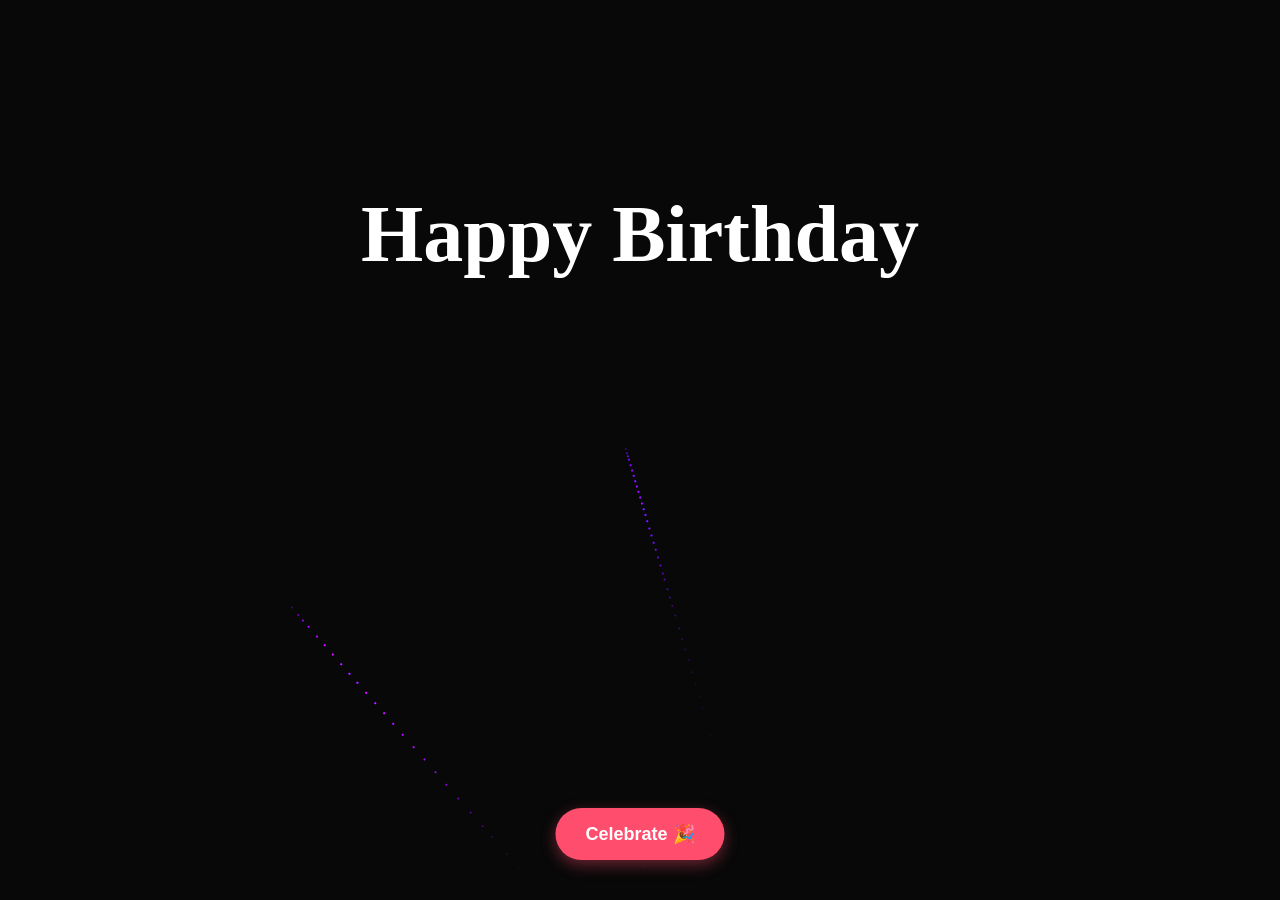
<file: page2.html>
<!DOCTYPE html>
<html lang="en">
<head>
    <meta charset="UTF-8">
    <meta name="viewport" content="width=device-width, initial-scale=1.0">
    <title>Happy Birthday!</title>
    <link rel="stylesheet" href="2/2.css">
    <style>
        .btn-celebrate {
            position: absolute;
            bottom: 40px;
            left: 50%;
            transform: translateX(-50%);
            background: #ff4d6d;
            color: white;
            border: none;
            padding: 15px 30px;
            border-radius: 50px;
            font-size: 18px;
            font-weight: 600;
            cursor: pointer;
            text-decoration: none;
            box-shadow: 0 5px 15px rgba(255, 77, 109, 0.4);
            font-family: 'Quicksand', sans-serif;
            z-index: 10;
        }
        .btn-celebrate:hover {
            background: #ff1e46;
            transform: translateX(-50%) translateY(-2px);
        }
    </style>
</head>
<body>
    
    <!-- Code inherited from folder 2 directly -->
    <h1>Happy Birthday </h1>
    <canvas id="birthday"></canvas>

    <!-- Custom celebration button overlaid on the fireworks -->
    <a href="page3.html" class="btn-celebrate">Celebrate 🎉</a>
    
    <script src="2/3.js"></script>
</body>
</html>
</file>
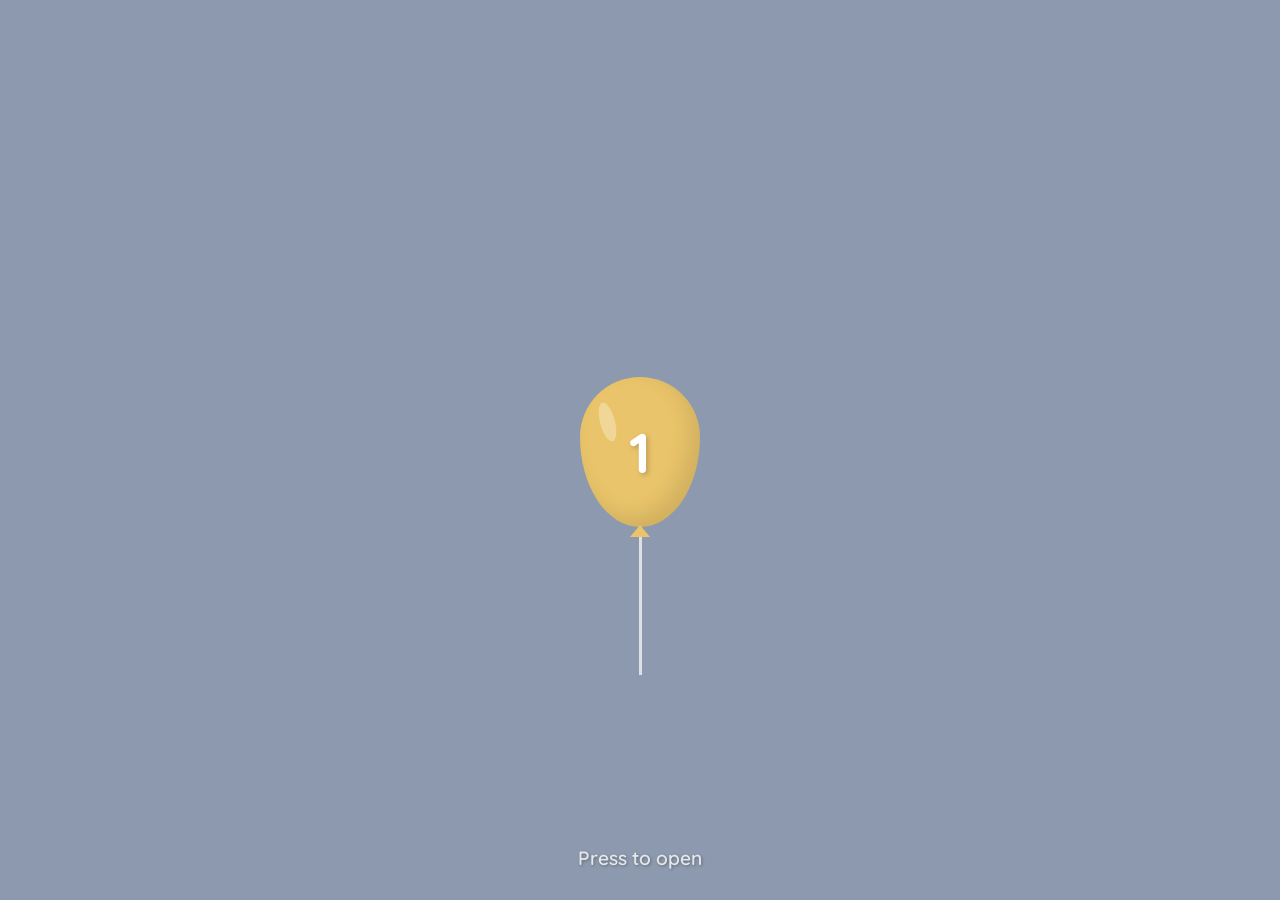
<file: page3.html>
<!DOCTYPE html>
<html lang="en">

<head>
    <meta charset="UTF-8">
    <meta name="viewport" content="width=device-width, initial-scale=1.0">
    <title>Pop the Balloons!</title>
    <style>
        @import url('https://fonts.googleapis.com/css2?family=Quicksand:wght@600;700&display=swap');

        * {
            margin: 0;
            padding: 0;
            box-sizing: border-box;
            user-select: none;
            -webkit-tap-highlight-color: transparent;
        }

        body {
            font-family: 'Quicksand', sans-serif;
            background-color: #f7ede2;
            height: 100vh;
            width: 100vw;
            overflow: hidden;
            display: flex;
            justify-content: center;
            align-items: center;
            transition: background-color 0.8s ease;
        }

        .game-area {
            position: relative;
            width: 100%;
            height: 100%;
            display: flex;
            justify-content: center;
            align-items: center;
        }

        /* Balloon Styles */
        .balloon-wrapper {
            position: absolute;
            display: flex;
            flex-direction: column;
            align-items: center;
            cursor: pointer;
            /* Slide up entry animation */
            animation: slideUp 1s cubic-bezier(0.25, 0.8, 0.25, 1) forwards;
            bottom: 25%;
        }

        @keyframes slideUp {
            0% {
                transform: translateY(100vh);
                opacity: 0;
            }

            50% {
                opacity: 1;
            }

            100% {
                transform: translateY(0);
                opacity: 1;
            }
        }

        .balloon {
            width: 120px;
            height: 150px;
            border-radius: 50% 50% 50% 50% / 40% 40% 60% 60%;
            position: relative;
            display: flex;
            justify-content: center;
            align-items: center;
            box-shadow: inset -10px -10px 20px rgba(0, 0, 0, 0.1);
            transition: all 0.2s ease;
            z-index: 2;
        }

        /* Reflection highlight */
        .balloon::after {
            content: '';
            position: absolute;
            top: 25px;
            left: 20px;
            width: 15px;
            height: 40px;
            border-radius: 50%;
            background: rgba(255, 255, 255, 0.3);
            transform: rotate(-15deg);
        }

        /* Knot */
        .balloon::before {
            content: '';
            position: absolute;
            bottom: -10px;
            left: 50%;
            transform: translateX(-50%);
            border-left: 10px solid transparent;
            border-right: 10px solid transparent;
            border-bottom: 12px solid inherit;
            /* Using a trick to match parent color: we apply the color in JS to the wrapper, and set border-bottom-color there */
            z-index: -1;
        }

        .balloon-string {
            width: 3px;
            height: 150px;
            background: rgba(255, 255, 255, 0.7);
            margin-top: -2px;
            z-index: 1;
        }

        .balloon-number {
            color: #ffffff;
            font-size: 3.5rem;
            font-weight: 700;
            text-shadow: 2px 2px 5px rgba(0, 0, 0, 0.2);
            z-index: 3;
        }

        /* Pop Animation */
        .burst .balloon {
            transform: scale(1.4);
            opacity: 0;
            transition: all 0.2s ease-out;
        }

        .burst .balloon-string {
            opacity: 0;
            transition: opacity 0.2s;
        }

        .burst-particles {
            position: absolute;
            top: 50%;
            left: 50%;
            width: 100px;
            height: 100px;
            transform: translate(-50%, -50%);
            display: none;
            background: radial-gradient(circle, #fff 20%, transparent 60%);
        }

        .burst .burst-particles {
            display: block;
            animation: flash 0.3s ease-out forwards;
        }

        @keyframes flash {
            0% {
                transform: translate(-50%, -50%) scale(0.5);
                opacity: 1;
            }

            100% {
                transform: translate(-50%, -50%) scale(2);
                opacity: 0;
            }
        }

        /* Final Card Styles */
        .final-card {
            display: none;
            position: absolute;
            top: 50%;
            left: 50%;
            background: #ffffff;
            padding: 40px 30px;
            border-radius: 20px;
            box-shadow: 0 15px 35px rgba(0, 0, 0, 0.15);
            text-align: center;
            max-width: 350px;
            width: 90%;
            z-index: 10;
            opacity: 0;
            transform: translate(-50%, -50%) scale(0.8);
            transition: all 0.5s cubic-bezier(0.175, 0.885, 0.32, 1.275);
        }

        .final-card.show {
            display: block;
            opacity: 1;
            transform: translate(-50%, -50%) scale(1);
        }

        .final-card-icons {
            margin-bottom: 20px;
            display: flex;
            justify-content: center;
            gap: -10px;
        }

        .final-icon-balloon {
            width: 50px;
            height: 60px;
            border-radius: 50% 50% 50% 50% / 40% 40% 60% 60%;
            display: flex;
            justify-content: center;
            align-items: center;
            color: white;
            font-size: 1.5rem;
            font-weight: bold;
            position: relative;
        }

        .final-icon-balloon::after {
            content: '';
            position: absolute;
            bottom: -6px;
            left: 50%;
            transform: translateX(-50%);
            border-left: 5px solid transparent;
            border-right: 5px solid transparent;
            border-bottom: 6px solid inherit;
        }

        .final-icon-string {
            width: 2px;
            height: 40px;
            background: #ccc;
            margin: -2px auto 0;
        }

        .b-blue {
            background-color: #2980b9;
            border-bottom-color: #2980b9;
            transform: rotate(-10deg);
            margin-right: -10px;
            z-index: 2;
            margin-top: 10px;
        }

        .b-red {
            background-color: #ff4d6d;
            border-bottom-color: #ff4d6d;
            transform: rotate(10deg);
            z-index: 1;
        }

        .final-card h2 {
            color: #333;
            font-size: 1.8rem;
            margin-bottom: 10px;
        }

        .final-card p {
            color: #555;
            font-size: 1.2rem;
            margin-bottom: 25px;
        }

        .btn-continue {
            background-color: #008f39;
            /* matches standard "continue" green style */
            color: white;
            border: none;
            padding: 12px 30px;
            border-radius: 25px;
            font-size: 1.2rem;
            font-weight: 600;
            cursor: pointer;
            text-decoration: none;
            display: inline-block;
            transition: transform 0.2s, background-color 0.2s;
            font-family: inherit;
        }

        .btn-continue:hover {
            background-color: #00762e;
            transform: translateY(-2px);
        }

        .instructions {
            position: absolute;
            bottom: 30px;
            color: rgba(255, 255, 255, 0.8);
            font-size: 1.2rem;
            font-weight: 600;
            text-shadow: 1px 1px 3px rgba(0, 0, 0, 0.3);
            pointer-events: none;
            opacity: 1;
            transition: opacity 0.5s;
        }
    </style>
</head>

<body>

    <div class="game-area" id="gameArea">
        <div class="instructions" id="instructions">Press to open</div>
        <!-- Balloons appended here -->
    </div>

    <!-- Final Card -->
    <div class="final-card" id="finalCard">
        <div class="final-card-icons">
            <div>
                <div class="final-icon-balloon b-blue" style="border-bottom-color: #2980b9;">1</div>
                <div class="final-icon-string"></div>
            </div>
            <div>
                <div class="final-icon-balloon b-red" style="border-bottom-color: #ff4d6d;">9</div>
                <div class="final-icon-string"></div>
            </div>
        </div>
        <h2>Happy Birthday  </h2>
        <p>Hayee meri choti babu etni bari ho gyi 🥳</p>
        <a href="page7.html" class="btn-continue">Continue</a>
    </div>

    <script>
        const totalBalloons = 19;
        let currentNumber = 1;
        const gameArea = document.getElementById('gameArea');
        const finalCard = document.getElementById('finalCard');
        const instructions = document.getElementById('instructions');

        // Audio setup
        // Using a generic pop sound since local audio is complex without a hosted file. 
        // We use a small synthesized beep/pop if external url fails, or rely purely on visuals.
        // Actually, let's use Web Audio API for a reliable 100% offline pop sound without external libraries!
        // We handle AudioContext safely inside a try-catch
        let audioCtx;
        try {
            audioCtx = new (window.AudioContext || window.webkitAudioContext)();
        } catch (e) {
            console.warn('Web Audio API not supported', e);
        }

        function playPopSound() {
            if (!audioCtx) return;
            try {
                if (audioCtx.state === 'suspended') {
                    audioCtx.resume();
                }
                const osc = audioCtx.createOscillator();
                const gainNode = audioCtx.createGain();

                osc.type = 'sine';
                osc.frequency.setValueAtTime(800, audioCtx.currentTime);
                osc.frequency.exponentialRampToValueAtTime(40, audioCtx.currentTime + 0.1);

                gainNode.gain.setValueAtTime(1, audioCtx.currentTime);
                gainNode.gain.exponentialRampToValueAtTime(0.01, audioCtx.currentTime + 0.1);

                osc.connect(gainNode);
                gainNode.connect(audioCtx.destination);

                osc.start();
                osc.stop(audioCtx.currentTime + 0.1);
            } catch (e) {
                console.warn('Audio play failed', e);
            }
        }

        // Color palettes
        const bgColors = [
            '#2b2d42', '#8d99ae', '#4a4e69', '#22223b', '#003049',
            '#3d405b', '#005f73', '#0a9396', '#ca6702', '#ae2012',
            '#1d3557', '#457b9d', '#e07a5f', '#3d5a80', '#293241'
        ];

        const balloonColors = [
            '#ef233c', '#d90429', '#f28482', '#f4a261', '#e76f51',
            '#2a9d8f', '#e9c46a', '#8ecae6', '#219ebc', '#023047',
            '#ffb703', '#fb8500', '#8338ec', '#ff006e', '#38b000'
        ];

        function getRandomColor(array) {
            return array[Math.floor(Math.random() * array.length)];
        }

        function createBalloon(number) {
            // Change background
            document.body.style.backgroundColor = getRandomColor(bgColors);

            // Hide instructions after first click
            if (number > 1) {
                instructions.style.opacity = '0';
            }

            const wrapper = document.createElement('div');
            wrapper.className = 'balloon-wrapper';

            const bColor = getRandomColor(balloonColors);

            const balloon = document.createElement('div');
            balloon.className = 'balloon';
            balloon.style.backgroundColor = bColor;

            // Pseudo elements in CSS can't dynamically take inline variables easily in older browsers, 
            // but we can inject a style tag or just add an actual div for the knot for easier color matching.
            const knot = document.createElement('div');
            knot.style.position = 'absolute';
            knot.style.bottom = '-10px';
            knot.style.left = '50%';
            knot.style.transform = 'translateX(-50%)';
            knot.style.borderLeft = '10px solid transparent';
            knot.style.borderRight = '10px solid transparent';
            knot.style.borderBottom = '12px solid ' + bColor;
            knot.style.zIndex = '-1';
            balloon.appendChild(knot);

            const num = document.createElement('div');
            num.className = 'balloon-number';
            num.innerText = number;

            const particles = document.createElement('div');
            particles.className = 'burst-particles';

            balloon.appendChild(num);
            balloon.appendChild(particles);

            const string = document.createElement('div');
            string.className = 'balloon-string';

            wrapper.appendChild(balloon);
            wrapper.appendChild(string);

            // Pop interaction
            wrapper.addEventListener('mousedown', () => handlePop(wrapper, number));
            wrapper.addEventListener('touchstart', (e) => {
                e.preventDefault(); // prevent double firing
                handlePop(wrapper, number);
            }, { passive: false });

            gameArea.appendChild(wrapper);
        }

        function handlePop(element, number) {
            if (element.classList.contains('burst')) return; // prevent double click

            playPopSound();
            element.classList.add('burst');

            setTimeout(() => {
                element.remove();
                if (number < totalBalloons) {
                    currentNumber++;
                    createBalloon(currentNumber);
                } else {
                    showFinalCard();
                }
            }, 300); // Wait for burst animation
        }

        function showFinalCard() {
            // Light background for final card
            document.body.style.backgroundColor = '#00f5d4'; // bright cyan matching image
            instructions.style.display = 'none';
            setTimeout(() => {
                finalCard.classList.add('show');
            }, 500);
        }

        // Initialize first balloon immediately
        createBalloon(currentNumber);

    </script>
</body>

</html>
</file>
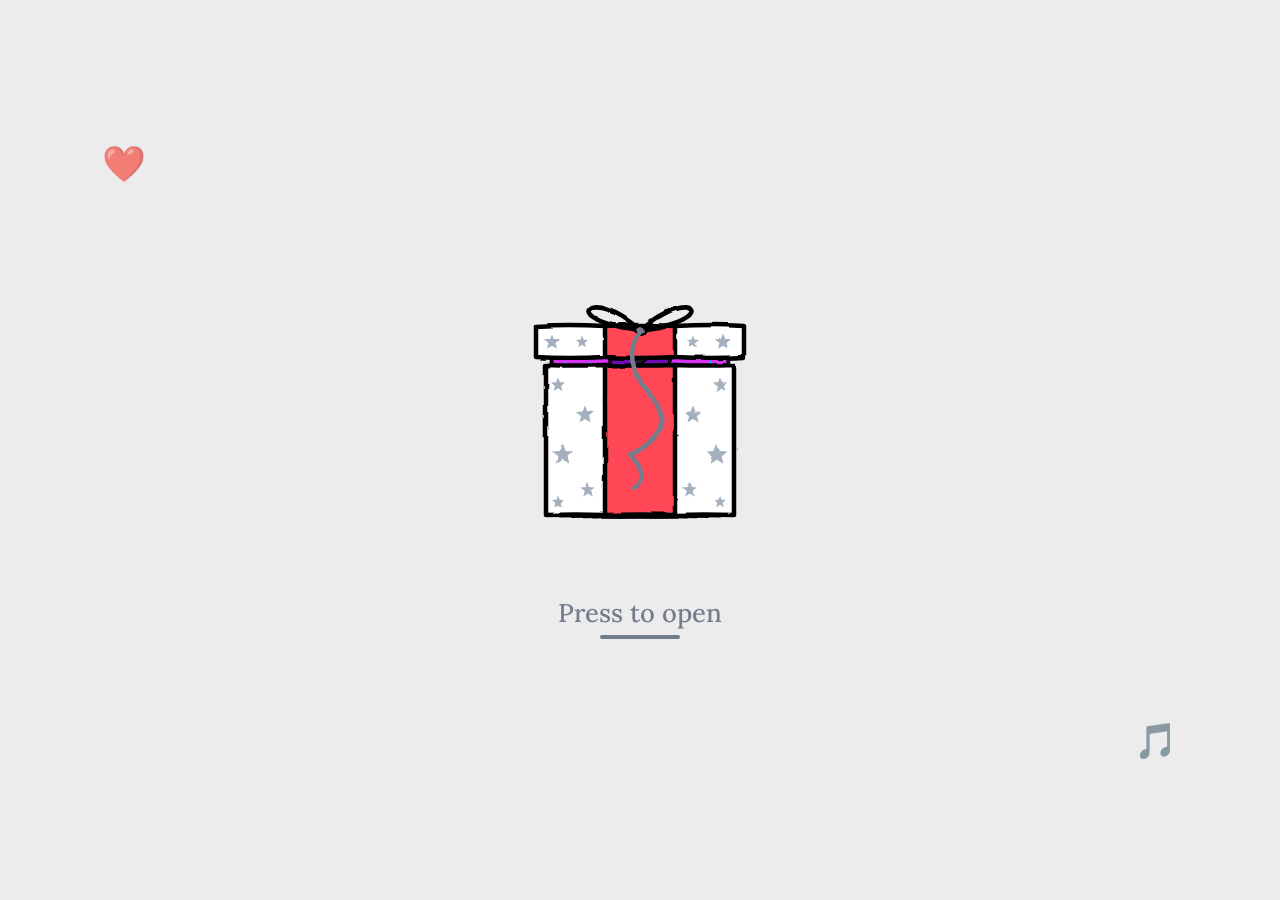
<file: page7.html>
<!DOCTYPE html>
<html lang="en">

<head>
  <meta charset="UTF-8">
  <meta name="viewport" content="width=device-width, initial-scale=1.0">
  <title>Gift Opening Experience</title>

  <!-- Google Fonts -->
  <link rel="preconnect" href="https://fonts.googleapis.com">
  <link rel="preconnect" href="https://fonts.gstatic.com" crossorigin>
  <link
    href="https://fonts.googleapis.com/css2?family=Lora:ital,wght@0,500;0,700;1,500&family=Playpen+Sans:wght@400;700&display=swap"
    rel="stylesheet">

  <!-- GSAP for smooth animations -->
  <script src="https://cdnjs.cloudflare.com/ajax/libs/gsap/3.12.2/gsap.min.js"></script>

  <style>
    /* Reset & Base Styles */
    *,
    *::before,
    *::after {
      box-sizing: border-box;
      margin: 0;
      padding: 0;
    }

    body {
      background-color: #ececec;
      font-family: 'Playpen Sans', cursive, sans-serif;
      min-height: 100vh;
      overflow: hidden;
      display: flex;
      flex-direction: column;
      align-items: center;
      justify-content: center;
      position: relative;
      user-select: none;
      -webkit-user-select: none;
      transition: background-color 0.8s ease;
    }

    /* Apply hand-drawn displacement filter to elements */
    .hand-drawn-filter {
      filter: url(#hand-drawn);
    }

    /* App Layout Container */
    .app-container {
      width: 100%;
      height: 100vh;
      position: relative;
      display: flex;
      flex-direction: column;
      align-items: center;
      justify-content: center;
      z-index: 2;
    }

    /* Particle Canvas overlay */
    #particleCanvas {
      position: absolute;
      top: 0;
      left: 0;
      width: 100%;
      height: 100%;
      pointer-events: none;
      z-index: 10;
    }

    /* HUD (Badge & Audio toggle) */
    .hud-container {
      position: absolute;
      top: 20px;
      width: 90%;
      max-width: 800px;
      display: flex;
      justify-content: space-between;
      align-items: center;
      z-index: 12;
    }

    .status-badge {
      background: #fff;
      border: 3.5px solid #1d1d1d;
      border-radius: 12px;
      padding: 6px 16px;
      font-size: 1.1rem;
      font-weight: 700;
      color: #1d1d1d;
      box-shadow: 4px 4px 0px #1d1d1d;
      transform: rotate(-1.5deg);
    }

    .audio-toggle {
      background: #fff;
      border: 3.5px solid #1d1d1d;
      border-radius: 50%;
      width: 44px;
      height: 44px;
      display: flex;
      align-items: center;
      justify-content: center;
      cursor: pointer;
      box-shadow: 3px 3px 0px #1d1d1d;
      transition: transform 0.2s ease, box-shadow 0.2s ease;
    }

    .audio-toggle:active {
      transform: translate(2px, 2px);
      box-shadow: 1px 1px 0px #1d1d1d;
    }

    .audio-toggle svg {
      width: 24px;
      height: 24px;
      fill: #1d1d1d;
    }

    /* Interactive Center Area */
    .gift-viewport {
      display: flex;
      flex-direction: column;
      align-items: center;
      justify-content: center;
      margin-top: 20px;
    }

    .gift-box-wrapper {
      width: 280px;
      height: 280px;
      display: flex;
      justify-content: center;
      align-items: center;
      position: relative;
      z-index: 5;
    }

    /* 2D Flat Gift Box Layout */
    .gift-box-container {
      position: relative;
      width: 220px;
      height: 200px;
      transform-origin: bottom center;
    }

    .gift-box-2d {
      position: absolute;
      bottom: 0;
      left: 50%;
      width: 220px;
      height: 200px;
      cursor: pointer;
      transform-origin: bottom center;
    }

    .box-lid-2d {
      position: absolute;
      top: 0;
      left: 0;
      width: 220px;
      height: 45px;
      z-index: 10;
      transform-origin: bottom center;
    }

    .box-body-2d {
      position: absolute;
      top: 40px;
      left: 10px;
      /* Centered relative to lid (220 vs 200 width) */
      width: 200px;
      height: 160px;
      z-index: 5;
    }

    .wall-left-2d {
      position: absolute;
      left: 0;
      top: 0;
      width: 65px;
      height: 160px;
      transform-origin: bottom left;
    }

    .box-ribbon-2d {
      position: absolute;
      left: 65px;
      top: 0;
      width: 70px;
      height: 160px;
    }

    .wall-right-2d {
      position: absolute;
      left: 135px;
      top: 0;
      width: 65px;
      height: 160px;
      transform-origin: bottom right;
    }

    /* Bow & Hanging String SVGs */
    .bow-container {
      position: absolute;
      top: -30px;
      left: -10px;
      width: 240px;
      height: 230px;
      pointer-events: none;
      z-index: 15;
    }

    /* Instruction Text (Georgia / Lora Serif Style) */
    .text-container {
      margin-top: 35px;
      display: flex;
      flex-direction: column;
      align-items: center;
      justify-content: center;
      font-family: 'Lora', 'Georgia', serif;
      font-size: 1.6rem;
      font-weight: 500;
      transition: color 0.5s ease;
    }

    .text-underline {
      width: 80px;
      height: 4px;
      margin-top: 6px;
      border-radius: 2px;
      transition: background-color 0.5s ease;
    }

    /* Final Reveal Backdrop & Card */
    .reveal-card-backdrop {
      position: absolute;
      top: 0;
      left: 0;
      width: 100%;
      height: 100%;
      background: rgba(236, 236, 236, 0.75);
      backdrop-filter: blur(8px);
      -webkit-backdrop-filter: blur(8px);
      z-index: 100;
      display: flex;
      align-items: center;
      justify-content: center;
      opacity: 0;
      pointer-events: none;
      overflow-y: auto;
      padding: 40px 20px;
    }

    .reveal-card {
      background: #fffdf2;
      border: 4.5px solid #1d1d1d;
      border-radius: 24px;
      padding: 45px 30px;
      max-width: 900px;
      width: 100%;
      box-shadow: 8px 8px 0px #1d1d1d;
      text-align: center;
      margin: auto;
      position: relative;
    }

    .reveal-title {
      font-size: 3.2rem;
      font-weight: 700;
      color: #ff4757;
      margin-bottom: 12px;
      font-family: 'Lora', 'Georgia', serif;
    }

    .reveal-message {
      font-size: 1.25rem;
      color: #333;
      max-width: 650px;
      margin: 0 auto 35px auto;
      line-height: 1.6;
    }

    /* Polaroid Memory Gallery */
    .section-title {
      font-family: 'Lora', 'Georgia', serif;
      font-size: 2rem;
      color: #1d1d1d;
      margin-bottom: 25px;
      border-bottom: 3.5px dashed #1d1d1d;
      display: inline-block;
      padding-bottom: 5px;
    }

    .photo-gallery {
      display: grid;
      grid-template-columns: repeat(auto-fit, minmax(170px, 1fr));
      gap: 24px;
      margin-bottom: 45px;
      justify-content: center;
    }

    .polaroid {
      background: #fff;
      border: 3.5px solid #1d1d1d;
      padding: 12px 12px 28px 12px;
      box-shadow: 6px 6px 0px rgba(0, 0, 0, 0.12);
      transition: transform 0.3s ease;
      cursor: pointer;
    }

    .polaroid:hover {
      transform: scale(1.05) rotate(0deg) !important;
      z-index: 10;
    }

    .polaroid-img {
      width: 100%;
      aspect-ratio: 1;
      border: 3.5px solid #1d1d1d;
      background: #fafafa;
      display: flex;
      align-items: center;
      justify-content: center;
      overflow: hidden;
    }

    .polaroid-img svg {
      width: 70%;
      height: 70%;
    }

    .polaroid-caption {
      margin-top: 14px;
      font-family: 'Lora', 'Georgia', serif;
      font-size: 1.25rem;
      font-weight: 700;
      color: #1d1d1d;
    }

    /* Video Section */
    .video-grid {
      display: grid;
      grid-template-columns: repeat(auto-fit, minmax(240px, 1fr));
      gap: 25px;
      margin-bottom: 40px;
      justify-content: center;
    }

    .video-card {
      background: #fff;
      border: 3.5px solid #1d1d1d;
      border-radius: 16px;
      padding: 12px;
      box-shadow: 5px 5px 0px #1d1d1d;
      position: relative;
      display: flex;
      flex-direction: column;
    }

    .video-number {
      position: absolute;
      top: -12px;
      left: -12px;
      background: #ffb703;
      border: 3px solid #1d1d1d;
      border-radius: 50%;
      width: 36px;
      height: 36px;
      display: flex;
      align-items: center;
      justify-content: center;
      font-weight: 700;
      font-size: 1.1rem;
      box-shadow: 2px 2px 0px #1d1d1d;
      z-index: 5;
    }

    .video-wrapper {
      border: 3.5px solid #1d1d1d;
      border-radius: 8px;
      overflow: hidden;
      aspect-ratio: 16/9;
      background: #000;
      position: relative;
    }

    .video-wrapper video {
      width: 100%;
      height: 100%;
      object-fit: cover;
    }

    .video-title {
      margin-top: 10px;
      font-size: 1.1rem;
      font-weight: 700;
      color: #1d1d1d;
    }

    /* Next Button */
    .next-button {
      display: inline-block;
      background: #ffb703;
      color: #1d1d1d;
      text-decoration: none;
      font-size: 1.5rem;
      font-weight: 700;
      padding: 14px 40px;
      border: 4px solid #1d1d1d;
      border-radius: 16px;
      box-shadow: 6px 6px 0px #1d1d1d;
      cursor: pointer;
      transition: all 0.2s cubic-bezier(0.175, 0.885, 0.32, 1.275);
    }

    .next-button:hover {
      background: #ffd166;
      transform: translate(-2px, -2px) scale(1.03);
      box-shadow: 8px 8px 0px #1d1d1d;
    }

    .next-button:active {
      transform: translate(4px, 4px);
      box-shadow: 2px 2px 0px #1d1d1d;
    }

    /* Polaroid Tape & Scrap Card Styles (inspired by music_yes.html) */
    .tape {
      position: absolute;
      top: -20px;
      width: 130px;
      height: 35px;
      background: rgba(241, 196, 15, 0.45);
      /* Semi-transparent yellow masking tape */
      border: 1px dashed rgba(0, 0, 0, 0.1);
      box-shadow: 0 2px 4px rgba(0, 0, 0, 0.05);
      z-index: 100;
    }

    .tape-left {
      left: 30px;
      transform: rotate(-12deg);
    }

    .tape-right {
      right: 30px;
      transform: rotate(12deg);
    }

    .doodle-drawing {
      position: absolute;
      font-size: 2.2rem;
      pointer-events: none;
      user-select: none;
      z-index: 1;
      opacity: 0.65;
    }

    .doodle-heart {
      top: 15%;
      left: 8%;
      animation: floatDoodle 4s ease-in-out infinite alternate;
    }

    .doodle-music {
      bottom: 15%;
      right: 8%;
      animation: floatDoodle 4.5s ease-in-out infinite alternate-reverse;
    }

    @keyframes floatDoodle {
      0% {
        transform: translateY(0) rotate(-5deg);
      }

      100% {
        transform: translateY(-15px) rotate(5deg);
      }
    }

    .visualizer {
      display: flex;
      justify-content: center;
      align-items: flex-end;
      gap: 5px;
      height: 35px;
      margin: 15px 0;
    }

    .visualizer-bar {
      width: 6px;
      height: 6px;
      background: #ff4757;
      border: 1.5px solid #1d1d1d;
      border-radius: 3px;
      transition: height 0.15s ease;
    }

    .visualizer.playing .visualizer-bar {
      animation: barBounce 0.8s ease-in-out infinite alternate;
    }

    .visualizer.playing .visualizer-bar:nth-child(1) {
      animation-delay: 0.1s;
    }

    .visualizer.playing .visualizer-bar:nth-child(2) {
      animation-delay: 0.4s;
    }

    .visualizer.playing .visualizer-bar:nth-child(3) {
      animation-delay: 0.2s;
    }

    .visualizer.playing .visualizer-bar:nth-child(4) {
      animation-delay: 0.6s;
    }

    .visualizer.playing .visualizer-bar:nth-child(5) {
      animation-delay: 0.3s;
    }

    .visualizer.playing .visualizer-bar:nth-child(6) {
      animation-delay: 0.5s;
    }

    .visualizer.playing .visualizer-bar:nth-child(7) {
      animation-delay: 0.15s;
    }

    @keyframes barBounce {
      0% {
        height: 6px;
      }

      100% {
        height: 32px;
      }
    }

    .music-player {
      border: 3.5px solid #1d1d1d;
      border-radius: 20px;
      padding: 18px;
      background: #fffdf2;
      box-shadow: 4px 4px 0px #1d1d1d;
      max-width: 380px;
      width: 100%;
      margin: 20px auto;
    }

    .song-title-display {
      font-size: 1.1rem;
      font-weight: 700;
      color: #1d1d1d;
      border-bottom: 2.5px dashed #1d1d1d;
      padding-bottom: 8px;
      margin-bottom: 12px;
    }

    .player-controls {
      display: flex;
      justify-content: center;
      align-items: center;
      gap: 20px;
      margin: 15px 0;
    }

    .control-btn {
      background: none;
      border: none;
      cursor: pointer;
      width: 38px;
      height: 38px;
      display: flex;
      align-items: center;
      justify-content: center;
      transition: transform 0.1s ease;
    }

    .control-btn:hover {
      transform: scale(1.15);
    }

    .control-btn:active {
      transform: scale(0.9);
    }

    .control-btn svg {
      width: 32px;
      height: 32px;
      fill: #1d1d1d;
    }

    .playlist {
      list-style: none;
      padding: 0;
      margin: 10px 0 0 0;
      border-top: 2.5px solid #1d1d1d;
      padding-top: 10px;
      text-align: left;
    }

    .playlist-item {
      display: flex;
      justify-content: space-between;
      align-items: center;
      padding: 8px 12px;
      border: 2.5px solid #1d1d1d;
      border-radius: 8px;
      margin-bottom: 6px;
      cursor: pointer;
      background: #fff;
      font-weight: 700;
      font-size: 0.95rem;
      transition: all 0.15s ease;
    }

    .playlist-item:hover {
      background: #f7f7f7;
    }

    .playlist-item.active {
      background: #ffbc00;
    }

    .video-section {
      margin-top: 30px;
      border: 3.5px solid #1d1d1d;
      border-radius: 20px;
      padding: 20px;
      background: #fff;
      box-shadow: 6px 6px 0px #1d1d1d;
    }

    .video-container {
      border: 3.5px solid #1d1d1d;
      border-radius: 12px;
      overflow: hidden;
      max-width: 600px;
      margin: 0 auto 15px auto;
      background: #000;
      aspect-ratio: 16/9;
    }

    .video-container video {
      width: 100%;
      height: 100%;
      object-fit: cover;
    }

    .video-playlist {
      display: flex;
      gap: 10px;
      justify-content: center;
      flex-wrap: wrap;
    }

    .video-playlist-btn {
      background: #fff;
      border: 3px solid #1d1d1d;
      border-radius: 12px;
      padding: 8px 16px;
      font-family: 'Playpen Sans', cursive;
      font-weight: 700;
      font-size: 0.95rem;
      cursor: pointer;
      box-shadow: 3px 3px 0px #1d1d1d;
      transition: all 0.2s ease;
    }

    .video-playlist-btn:hover {
      transform: translate(-1px, -1px);
      box-shadow: 4px 4px 0px #1d1d1d;
      background: #fafafa;
    }

    .video-playlist-btn.active {
      background: #ffb703;
      transform: translate(2px, 2px);
      box-shadow: 1px 1px 0px #1d1d1d;
    }

    .scrap-card {
      margin-top: 35px;
      background: #fffdf2;
      border: 3.5px dashed #1d1d1d;
      border-radius: 20px;
      padding: 22px;
      box-shadow: 4px 4px 0px rgba(0, 0, 0, 0.06);
      text-align: center;
      transform: rotate(-1deg);
    }

    .scrap-text {
      font-family: 'Lora', serif;
      font-size: 1.2rem;
      font-weight: 700;
      color: #1d1d1d;
      margin-bottom: 16px;
    }

    .doodle-btn {
      display: inline-block;
      background: #ff4757;
      color: #fff;
      text-decoration: none;
      font-size: 1.25rem;
      font-weight: 700;
      padding: 10px 32px;
      border: 3.5px solid #1d1d1d;
      border-radius: 14px;
      box-shadow: 4px 4px 0px #1d1d1d;
      cursor: pointer;
      transition: all 0.2s ease;
    }

    .doodle-btn:hover {
      background: #ff6b81;
      transform: translate(-1.5px, -1.5px);
      box-shadow: 5.5px 5.5px 0px #1d1d1d;
    }

    .doodle-btn:active {
      transform: translate(3px, 3px);
      box-shadow: 1px 1px 0px #1d1d1d;
    }

    /* SVG Stroke Styles */
    svg path,
    svg polygon,
    svg rect,
    svg circle {
      stroke-linecap: round;
      stroke-linejoin: round;
    }

    @media (max-width: 600px) {
      .reveal-card-backdrop {
        padding: 15px 10px;
      }

      .reveal-card {
        padding: 25px 12px;
        border-width: 3.5px;
        box-shadow: 5px 5px 0px #1d1d1d;
      }

      .reveal-title {
        font-size: 1.8rem;
        margin-bottom: 8px;
      }

      .reveal-message {
        font-size: 0.95rem;
        margin-bottom: 20px;
        line-height: 1.5;
      }

      .polaroid-img-container {
        max-width: 260px !important;
        padding: 8px 8px 18px 8px !important;
        border-width: 2.5px !important;
        box-shadow: 4px 4px 0px #1d1d1d !important;
      }

      .polaroid-img-container div {
        font-size: 0.95rem !important;
        margin-top: 10px !important;
      }

      .section-title {
        font-size: 1.4rem;
        margin-bottom: 15px;
      }

      .photo-gallery {
        grid-template-columns: repeat(2, 1fr) !important;
        gap: 12px !important;
        margin-bottom: 25px !important;
      }

      .polaroid {
        padding: 8px 8px 16px 8px !important;
        border-width: 2.5px !important;
        box-shadow: 4px 4px 0px rgba(0, 0, 0, 0.12) !important;
      }

      .polaroid-caption {
        font-size: 0.9rem !important;
        margin-top: 8px !important;
      }

      .polaroid-img {
        border-width: 2.5px !important;
      }

      .music-player {
        padding: 12px;
        border-radius: 16px;
        border-width: 2.5px;
        box-shadow: 3px 3px 0px #1d1d1d;
        margin: 15px auto;
      }

      .song-title-display {
        font-size: 0.9rem;
        padding-bottom: 6px;
        margin-bottom: 8px;
      }

      .visualizer {
        gap: 3.5px;
        height: 25px;
        margin: 10px 0;
      }

      .playlist-item {
        font-size: 0.82rem;
        padding: 6px 8px;
        border-width: 2px;
        margin-bottom: 4px;
      }

      .player-controls {
        gap: 12px;
        margin: 10px 0;
      }

      .control-btn {
        width: 32px;
        height: 32px;
      }

      .video-section {
        padding: 12px;
        border-radius: 16px;
        border-width: 2.5px;
        box-shadow: 4px 4px 0px #1d1d1d;
        margin-top: 20px;
      }

      .video-container {
        border-width: 2.5px;
      }

      .video-playlist-btn {
        padding: 6px 12px;
        font-size: 0.82rem;
        border-width: 2px;
        box-shadow: 2px 2px 0px #1d1d1d;
      }

      .scrap-card {
        padding: 15px;
        border-width: 2.5px;
        border-radius: 16px;
        margin-top: 20px;
      }

      .scrap-text {
        font-size: 1.02rem;
        margin-bottom: 12px;
      }

      .doodle-btn {
        padding: 8px 24px;
        font-size: 1.1rem;
        border-width: 2.5px;
        box-shadow: 3px 3px 0px #1d1d1d;
      }

      .tape {
        width: 90px;
        height: 25px;
        top: -12px;
      }

      .tape-left {
        left: 15px;
      }

      .tape-right {
        right: 15px;
      }

      .gift-box-wrapper {
        width: 220px;
        height: 220px;
      }

      .gift-box-container {
        transform: scale(0.8) !important;
        transform-origin: bottom center;
      }

      .text-container {
        margin-top: 20px;
        font-size: 1.35rem;
      }
    }
  </style>
</head>

<body>

  <!-- SVG Wobble Hand-Drawn Displacement Filter -->
  <svg style="position: absolute; width: 0; height: 0;">
    <defs>
      <filter id="hand-drawn" x="-10%" y="-10%" width="120%" height="120%">
        <feTurbulence type="fractalNoise" baseFrequency="0.04" numOctaves="3" result="noise" />
        <feDisplacementMap in="SourceGraphic" in2="noise" scale="3" xChannelSelector="R" yChannelSelector="G" />
      </filter>
    </defs>
  </svg>

  <div class="app-container">
    <!-- Particles Canvas -->
    <canvas id="particleCanvas"></canvas>

    <!-- Decorative background sketches (inspired by music_yes.html) -->
    <div class="doodle-drawing doodle-heart">❤️</div>
    <div class="doodle-drawing doodle-music">🎵</div>

    <!-- Top HUD -->
    <div class="hud-container"></div>

    <!-- Center Interactive Viewport -->
    <div class="gift-viewport">
      <div class="gift-box-wrapper" id="giftBoxWrapper">
        <div class="gift-box-container" id="giftBoxContainer"></div>
      </div>
      <div class="text-container" id="textContainer">
        <div id="instructionText">Press to open</div>
        <div class="text-underline" id="textUnderline"></div>
      </div>
    </div>

    <!-- Final Reveal Card Backdrop -->
    <div class="reveal-card-backdrop" id="revealBackdrop">
      <div class="reveal-card hand-drawn-filter" id="revealCard">
        <!-- Masking tapes holding the card (inspired by music_yes.html) -->
        <div class="tape tape-left"></div>
        <div class="tape tape-right"></div>

        <!-- Animated Message -->
        <h1 class="reveal-title" style="margin-top: 15px;">Kya dekh rahi hai 🎁</h1>
        <p class="reveal-message" style="font-size: 1.8rem; font-weight: 700; color: #ff4757; margin: 30px 0;">
          kabhi milogi tab na milega yese online bas khali box hi milega,
        </p>

        <!-- Continue Button -->
        <div style="text-align: center; margin-top: 40px; margin-bottom: 20px;">
          <a href="page6.html" class="next-button hand-drawn-filter" id="nextButton">Continue →</a>
        </div>
      </div>
    </div>
  </div>

  <script>
    /* ==========================================================================
       1. Audio Controller (Web Audio API Synthesizer)
       ========================================================================== */
    class AudioController {
      constructor() {
        this.ctx = null;
        this.musicInterval = null;
        this.musicPlaying = false;
        this.delayNode = null;
        this.feedbackNode = null;
        this.delayGainNode = null;
      }

      init() {
        if (!this.ctx) {
          this.ctx = new (window.AudioContext || window.webkitAudioContext)();
        }
        if (this.ctx.state === 'suspended') {
          this.ctx.resume();
        }
      }

      // Synth Sound 1: Realistic Ribbon Pull Sound (Noise + Sweep Filter + Flutter)
      playRibbonPull() {
        this.init();
        const duration = 0.7;
        const sampleRate = this.ctx.sampleRate;
        const bufferSize = sampleRate * duration;
        const buffer = this.ctx.createBuffer(1, bufferSize, sampleRate);
        const data = buffer.getChannelData(0);

        // Generate white noise
        for (let i = 0; i < bufferSize; i++) {
          data[i] = Math.random() * 2 - 1;
        }

        const noiseNode = this.ctx.createBufferSource();
        noiseNode.buffer = buffer;

        const filter = this.ctx.createBiquadFilter();
        filter.type = 'bandpass';
        filter.Q.value = 7.0;

        filter.frequency.setValueAtTime(1400, this.ctx.currentTime);
        filter.frequency.exponentialRampToValueAtTime(180, this.ctx.currentTime + duration);

        const gainNode = this.ctx.createGain();
        gainNode.gain.setValueAtTime(0.01, this.ctx.currentTime);
        gainNode.gain.linearRampToValueAtTime(0.18, this.ctx.currentTime + 0.08);

        // Amplitude modulation for scraping flutter
        for (let t = 0.08; t < duration; t += 0.04) {
          const modGain = 0.14 + Math.sin(t * 80) * 0.05;
          gainNode.gain.setValueAtTime(modGain, this.ctx.currentTime + t);
        }
        gainNode.gain.exponentialRampToValueAtTime(0.001, this.ctx.currentTime + duration);

        noiseNode.connect(filter);
        filter.connect(gainNode);
        gainNode.connect(this.ctx.destination);

        noiseNode.start();
        noiseNode.stop(this.ctx.currentTime + duration);
      }

      // Synth Sound 2: Box Lid Pop Sound (Triangle sweep + Click Transient)
      playPop() {
        this.init();
        const osc = this.ctx.createOscillator();
        const gainNode = this.ctx.createGain();

        osc.type = 'triangle';
        osc.frequency.setValueAtTime(240, this.ctx.currentTime);
        osc.frequency.exponentialRampToValueAtTime(50, this.ctx.currentTime + 0.18);

        gainNode.gain.setValueAtTime(0.45, this.ctx.currentTime);
        gainNode.gain.exponentialRampToValueAtTime(0.001, this.ctx.currentTime + 0.18);

        const clickOsc = this.ctx.createOscillator();
        const clickGain = this.ctx.createGain();
        clickOsc.type = 'sine';
        clickOsc.frequency.setValueAtTime(1600, this.ctx.currentTime);
        clickOsc.frequency.exponentialRampToValueAtTime(500, this.ctx.currentTime + 0.02);

        clickGain.gain.setValueAtTime(0.22, this.ctx.currentTime);
        clickGain.gain.exponentialRampToValueAtTime(0.001, this.ctx.currentTime + 0.02);

        osc.connect(gainNode);
        gainNode.connect(this.ctx.destination);

        clickOsc.connect(clickGain);
        clickGain.connect(this.ctx.destination);

        osc.start();
        osc.stop(this.ctx.currentTime + 0.18);
        clickOsc.start();
        clickOsc.stop(this.ctx.currentTime + 0.02);
      }

      // Synth Sound 3: Magical Sparkling chime sweep
      playSparkle() {
        this.init();
        const notes = [1320, 1650, 1980, 2310, 2970, 3300, 3960];
        const now = this.ctx.currentTime;

        notes.forEach((freq, idx) => {
          const delay = idx * 0.055;
          const osc = this.ctx.createOscillator();
          const gainNode = this.ctx.createGain();

          osc.type = 'sine';
          osc.frequency.setValueAtTime(freq, now + delay);
          osc.frequency.exponentialRampToValueAtTime(freq * 0.6, now + delay + 0.3);

          gainNode.gain.setValueAtTime(0.0, now + delay);
          gainNode.gain.linearRampToValueAtTime(0.09, now + delay + 0.025);
          gainNode.gain.exponentialRampToValueAtTime(0.001, now + delay + 0.3);

          osc.connect(gainNode);
          gainNode.connect(this.ctx.destination);

          osc.start(now + delay);
          osc.stop(now + delay + 0.3);
        });
      }

      // Synthesize Ambient Celebratory Music Loop
      startBackgroundMusic() {
        this.init();
        if (this.musicPlaying) return;
        this.musicPlaying = true;

        this.delayNode = this.ctx.createDelay(1.5);
        this.delayNode.delayTime.value = 0.35;
        this.feedbackNode = this.ctx.createGain();
        this.feedbackNode.gain.value = 0.45;
        this.delayGainNode = this.ctx.createGain();
        this.delayGainNode.gain.value = 0.22;

        this.delayNode.connect(this.feedbackNode);
        this.feedbackNode.connect(this.delayNode);
        this.delayNode.connect(this.delayGainNode);
        this.delayGainNode.connect(this.ctx.destination);

        const chordProgressions = [
          [130.81, 196.00, 246.94, 293.66, 392.00], // Cmaj9
          [110.00, 164.81, 196.00, 246.94, 329.63], // Am9
          [87.31, 130.81, 174.61, 220.00, 349.23],  // Fmaj9
          [98.00, 146.83, 196.00, 246.94, 392.00]   // G6/9
        ];

        let chordIdx = 0;
        let noteIdx = 0;

        this.musicInterval = setInterval(() => {
          if (!this.musicPlaying) return;

          const currentChord = chordProgressions[chordIdx];
          const noteFreq = currentChord[noteIdx % currentChord.length];

          const osc = this.ctx.createOscillator();
          const gainNode = this.ctx.createGain();

          osc.type = 'triangle';
          osc.frequency.setValueAtTime(noteFreq, this.ctx.currentTime);

          gainNode.gain.setValueAtTime(0, this.ctx.currentTime);
          gainNode.gain.linearRampToValueAtTime(0.04, this.ctx.currentTime + 0.12);
          gainNode.gain.exponentialRampToValueAtTime(0.001, this.ctx.currentTime + 1.4);

          osc.connect(gainNode);
          gainNode.connect(this.ctx.destination);
          gainNode.connect(this.delayNode);

          osc.start();
          osc.stop(this.ctx.currentTime + 1.5);

          noteIdx++;
          if (noteIdx % 8 === 0) {
            chordIdx = (chordIdx + 1) % chordProgressions.length;
          }
        }, 380);

      }

      stopBackgroundMusic() { }
      toggleMusic() { }
    }

    const audioController = new AudioController();


    /* ==========================================================================
       2. Canvas Particle System (Stars, Curved Burst Rays, Confetti)
       ========================================================================== */
    class Particle {
      constructor(x, y, type, color, size, vx, vy) {
        this.x = x;
        this.y = y;
        this.type = type; // 'star' | 'line' | 'sparkle' | 'confetti'
        this.color = color;
        this.size = size;
        this.vx = vx;
        this.vy = vy;
        this.gravity = type === 'sparkle' ? 0.03 : 0.16;
        this.alpha = 1.0;
        this.decay = 0.008 + Math.random() * 0.015;
        this.rotation = Math.random() * Math.PI * 2;
        this.rotSpeed = (Math.random() - 0.5) * 0.15;
        this.wobble = Math.random() * 100;
        this.wobbleSpeed = 0.04 + Math.random() * 0.06;

        // Confetti 3D flutter
        this.scaleY = Math.random();
        this.scaleYSpeed = 0.06 + Math.random() * 0.08;
      }

      update() {
        this.x += this.vx;
        this.y += this.vy;
        this.vy += this.gravity;
        this.alpha -= this.decay;
        this.rotation += this.rotSpeed;
        this.wobble += this.wobbleSpeed;
        this.scaleY += this.scaleYSpeed;

        if (this.type === 'confetti') {
          this.vx += Math.sin(this.wobble) * 0.12;
        }

        return this.alpha > 0;
      }

      draw(ctx) {
        ctx.save();
        ctx.globalAlpha = this.alpha;
        ctx.translate(this.x, this.y);
        ctx.rotate(this.rotation);

        if (this.type === 'star') {
          this.drawStar(ctx, 0, 0, 5, this.size, this.size / 2.3);
        } else if (this.type === 'line') {
          // Curved hand-drawn rays matching screenshot 5
          ctx.beginPath();
          ctx.arc(0, 0, this.size, 0, Math.PI / 4.5);
          ctx.strokeStyle = this.color;
          ctx.lineWidth = 3.5;
          ctx.stroke();
        } else if (this.type === 'sparkle') {
          this.drawSparkle(ctx, 0, 0, this.size);
        } else if (this.type === 'confetti') {
          ctx.scale(1, Math.sin(this.scaleY));
          ctx.fillStyle = this.color;
          ctx.strokeStyle = '#1d1d1d';
          ctx.lineWidth = 1.5;
          ctx.beginPath();
          ctx.rect(-this.size / 2, -this.size / 4, this.size, this.size / 2);
          ctx.fill();
          ctx.stroke();
        }
        ctx.restore();
      }

      drawStar(ctx, cx, cy, spikes, outerRadius, innerRadius) {
        let rot = (Math.PI / 2) * 3;
        let x = cx;
        let y = cy;
        const step = Math.PI / spikes;

        ctx.beginPath();
        ctx.moveTo(cx, cy - outerRadius);
        for (let i = 0; i < spikes; i++) {
          x = cx + Math.cos(rot) * outerRadius;
          y = cy + Math.sin(rot) * outerRadius;
          ctx.lineTo(x, y);
          rot += step;

          x = cx + Math.cos(rot) * innerRadius;
          y = cy + Math.sin(rot) * innerRadius;
          ctx.lineTo(x, y);
          rot += step;
        }
        ctx.lineTo(cx, cy - outerRadius);
        ctx.closePath();
        ctx.fillStyle = this.color;
        ctx.fill();
        ctx.strokeStyle = '#1d1d1d';
        ctx.lineWidth = 1.5;
        ctx.stroke();
      }

      drawSparkle(ctx, cx, cy, size) {
        ctx.beginPath();
        ctx.moveTo(cx - size, cy);
        ctx.quadraticCurveTo(cx, cy, cx, cy - size);
        ctx.quadraticCurveTo(cx, cy, cx + size, cy);
        ctx.quadraticCurveTo(cx, cy, cx, cy + size);
        ctx.quadraticCurveTo(cx, cy, cx - size, cy);
        ctx.closePath();
        ctx.fillStyle = this.color;
        ctx.fill();
      }
    }

    class ParticleSystem {
      constructor() {
        this.canvas = document.getElementById('particleCanvas');
        this.ctx = this.canvas.getContext('2d');
        this.particles = [];
        this.confettiRainActive = false;
        this.sparkleStormActive = false;

        window.addEventListener('resize', () => this.resize());
        this.resize();
        this.loop();
      }

      resize() {
        this.canvas.width = window.innerWidth;
        this.canvas.height = window.innerHeight;
      }

      addParticle(p) {
        this.particles.push(p);
      }

      // Explosion of stars & cartoon energy curves upwards (Lid Pop sequence)
      burstStars(x, y, count, colors) {
        for (let i = 0; i < count; i++) {
          const angle = -Math.PI / 2 + (Math.random() - 0.5) * 1.3;
          const speed = 4 + Math.random() * 8;
          const size = 12 + Math.random() * 14;
          const color = colors[Math.floor(Math.random() * colors.length)];
          const vx = Math.cos(angle) * speed;
          const vy = Math.sin(angle) * speed;
          this.addParticle(new Particle(x, y, 'star', color, size, vx, vy));

          // Curved lines matching screen 5
          if (Math.random() < 0.35) {
            this.addParticle(new Particle(x, y, 'line', color, size * 1.8, vx * 0.8, vy * 0.8));
          }
        }
      }

      burstSparkles(x, y, count, colors) {
        for (let i = 0; i < count; i++) {
          const angle = Math.random() * Math.PI * 2;
          const speed = 1.5 + Math.random() * 4;
          const size = 6 + Math.random() * 6;
          const color = colors[Math.floor(Math.random() * colors.length)];
          const vx = Math.cos(angle) * speed;
          const vy = Math.sin(angle) * speed;
          this.addParticle(new Particle(x, y, 'sparkle', color, size, vx, vy));
        }
      }

      burstConfetti(x, y, count, colors) {
        for (let i = 0; i < count; i++) {
          const angle = -Math.PI / 2 + (Math.random() - 0.5) * 2.2;
          const speed = 5 + Math.random() * 10;
          const size = 10 + Math.random() * 10;
          const color = colors[Math.floor(Math.random() * colors.length)];
          const vx = Math.cos(angle) * speed;
          const vy = Math.sin(angle) * speed - 1.5;
          this.addParticle(new Particle(x, y, 'confetti', color, size, vx, vy));
        }
      }

      loop() {
        this.ctx.clearRect(0, 0, this.canvas.width, this.canvas.height);

        if (this.confettiRainActive && Math.random() < 0.18) {
          const px = Math.random() * this.canvas.width;
          const py = -20;
          const colors = ['#e63946', '#f77f00', '#ffb703', '#a7c957', '#c8b6ff', '#4cc9f0', '#f72585'];
          this.addParticle(new Particle(
            px, py, 'confetti',
            colors[Math.floor(Math.random() * colors.length)],
            12 + Math.random() * 8,
            (Math.random() - 0.5) * 2,
            1 + Math.random() * 3
          ));
        }

        if (this.sparkleStormActive && Math.random() < 0.25) {
          const px = Math.random() * this.canvas.width;
          const py = Math.random() * this.canvas.height;
          const colors = ['#ffd700', '#ffffff', '#ffeb3b', '#fff3a1'];
          this.addParticle(new Particle(
            px, py, 'sparkle',
            colors[Math.floor(Math.random() * colors.length)],
            6 + Math.random() * 6,
            (Math.random() - 0.5) * 0.5,
            -0.2 - Math.random() * 0.5
          ));
        }

        this.particles = this.particles.filter(p => {
          const active = p.update();
          if (active) p.draw(this.ctx);
          return active;
        });

        requestAnimationFrame(() => this.loop());
      }
    }

    const particleSystem = new ParticleSystem();


    /* ==========================================================================
       3. Gift Box Configurations (Nested levels 1 to 6)
       ========================================================================== */
    const BOX_CONFIGS = [
      {
        bodyColor: '#ffffff',       // Level 1: White Box
        ribbonColor: '#ff4757',    // Red Ribbon
        starColor: '#a4b0be',      // Gray Stars
        stringColor: '#747d8c',    // Gray Bow
        bgColor: '#ececec',
        textColor: '#747d8c',
        text: "Press to open",
        scale: 1.0,
        particleColors: ['#ffb703', '#ffa502', '#ffe169', '#ffffff']
      },
      {
        bodyColor: '#d630f4',       // Level 2: Purple Box
        ribbonColor: '#6f0eb5',    // Dark Purple Ribbon
        starColor: '#00d2d3',      // Cyan Outline Stars
        stringColor: '#1d1d1d',    // Black Bow
        bgColor: '#fbc531',        // Yellow BG
        textColor: '#6f0eb5',
        text: "Press to open",
        scale: 0.85,
        particleColors: ['#00d2d3', '#ffffff', '#ffd200', '#6f0eb5']
      },
      {
        bodyColor: '#00d2d3',       // Level 3: Turquoise Box
        ribbonColor: '#ffbc00',    // Gold Ribbon
        starColor: '#ffffff',      // White Outline Stars
        stringColor: '#ffffff',    // White Bow
        bgColor: '#003d52',        // Dark Blue BG
        textColor: '#00d2d3',
        text: "Press to open",
        scale: 0.72,
        particleColors: ['#ffffff', '#ffbc00', '#00d2d3', '#ffd280']
      },
      {
        bodyColor: '#0984e3',       // Level 4: Blue Box
        ribbonColor: '#ffffff',    // White Ribbon
        starColor: '#00dec9',      // Cyan Outline Stars
        stringColor: '#00dec9',    // Cyan Bow
        bgColor: '#d630f4',        // Magenta BG
        textColor: '#ffffff',
        text: "Press to open",
        scale: 0.60,
        particleColors: ['#00dec9', '#ffffff', '#74b9ff', '#0984e3']
      },
      {
        bodyColor: '#2ed573',       // Level 5: Green Box
        ribbonColor: '#ff4757',    // Red Ribbon
        starColor: '#ffa502',      // Orange Stars
        stringColor: '#ffffff',    // White Bow
        bgColor: '#1e272e',        // Dark Gray BG
        textColor: '#2ed573',
        text: "Press to open",
        scale: 0.50,
        particleColors: ['#ffa502', '#ff4757', '#2ed573', '#ffffff']
      },
      {
        bodyColor: '#ff7f50',       // Level 6: Coral Box
        ribbonColor: '#2f3542',    // Dark Ribbon
        starColor: '#ffffff',      // White Stars
        stringColor: '#ff4757',    // Red Bow
        bgColor: '#74b9ff',        // Light Blue BG
        textColor: '#2f3542',
        text: "Press to open",
        scale: 0.40,
        particleColors: ['#ff4757', '#ffffff', '#ff7f50', '#ffd32a']
      }
    ];

    let currentLevel = 0;
    let isOpening = false;
    let floatTween = null;


    /* ==========================================================================
       4. Vector SVG String Coordinates Generator
       ========================================================================== */
    function getStarPath(cx, cy, r) {
      const spikes = 5;
      const outerRadius = r;
      const innerRadius = r / 2.3;
      let rot = (Math.PI / 2) * 3;
      let x = cx;
      let y = cy;
      const step = Math.PI / spikes;
      let path = `M ${cx},${cy - outerRadius} `;
      for (let i = 0; i < spikes; i++) {
        x = cx + Math.cos(rot) * outerRadius;
        y = cy + Math.sin(rot) * outerRadius;
        path += `L ${x},${y} `;
        rot += step;

        x = cx + Math.cos(rot) * innerRadius;
        y = cy + Math.sin(rot) * innerRadius;
        path += `L ${x},${y} `;
        rot += step;
      }
      path += 'Z';
      return path;
    }

    function getStarStyle(config) {
      if (config.bodyColor === '#ffffff') {
        return `fill="${config.starColor}" stroke="none"`;
      } else {
        return `fill="none" stroke="${config.starColor}" stroke-width="1.8"`;
      }
    }

    function drawStarsOnBodyLeft(config) {
      const style = getStarStyle(config);
      return `
        <path d="${getStarPath(18, 25, 7.5)}" ${style} />
        <path d="${getStarPath(45, 55, 9.5)}" ${style} />
        <path d="${getStarPath(22, 95, 11)}" ${style} />
        <path d="${getStarPath(48, 130, 8)}" ${style} />
        <path d="${getStarPath(18, 142, 6.5)}" ${style} />
      `;
    }

    function drawStarsOnBodyRight(config) {
      const style = getStarStyle(config);
      return `
        <path d="${getStarPath(45, 25, 7.5)}" ${style} />
        <path d="${getStarPath(18, 55, 9.5)}" ${style} />
        <path d="${getStarPath(42, 95, 11)}" ${style} />
        <path d="${getStarPath(15, 130, 8)}" ${style} />
        <path d="${getStarPath(45, 142, 6.5)}" ${style} />
      `;
    }

    function drawStarsOnLidLeft(config) {
      const style = getStarStyle(config);
      return `
        <path d="${getStarPath(22, 22, 8.5)}" ${style} />
        <path d="${getStarPath(52, 22, 6.5)}" ${style} />
      `;
    }

    function drawStarsOnLidRight(config) {
      const style = getStarStyle(config);
      return `
        <path d="${getStarPath(18, 22, 6.5)}" ${style} />
        <path d="${getStarPath(48, 22, 8.5)}" ${style} />
      `;
    }


    /* ==========================================================================
       5. 2D Gift Box DOM Builder
       ========================================================================== */
    function createBox2D(config, level) {
      return `
        <div class="gift-box-2d hand-drawn-filter" style="z-index: ${10 + (6 - level)};">
          
          <!-- Box Lid -->
          <div class="box-lid-2d">
            <!-- Left Lid segment -->
            <svg viewBox="0 0 75 40" width="75" height="40" style="position: absolute; left: 0; top: 0;">
              <path d="M 6,6 Q 37,4 75,6 L 75,37 Q 37,39 6,37 Z" fill="${config.bodyColor}" stroke="#000" stroke-width="4.5" />
              ${drawStarsOnLidLeft(config)}
            </svg>
            <!-- Center Ribbon segment -->
            <svg viewBox="0 0 70 40" width="70" height="40" style="position: absolute; left: 75px; top: 0;">
              <path d="M 0,6 Q 35,4 70,6 L 70,37 Q 35,39 0,37 Z" fill="${config.ribbonColor}" stroke="#000" stroke-width="4.5" />
            </svg>
            <!-- Right Lid segment -->
            <svg viewBox="0 0 75 40" width="75" height="40" style="position: absolute; left: 145px; top: 0;">
              <path d="M 0,6 Q 38,4 69,6 L 69,37 Q 38,39 0,37 Z" fill="${config.bodyColor}" stroke="#000" stroke-width="4.5" />
              ${drawStarsOnLidRight(config)}
            </svg>
          </div>

          <!-- Box Body base structure -->
          <div class="box-body-2d">
            <!-- Left Folding Wall -->
            <div class="wall-left-2d">
              <svg viewBox="0 0 65 160" width="65" height="160">
                <path d="M 6,5 Q 35,6 65,5 L 65,155 Q 35,154 6,155 Z" fill="${config.bodyColor}" stroke="#000" stroke-width="4.5" />
                ${drawStarsOnBodyLeft(config)}
              </svg>
            </div>
            <!-- Center Red Ribbon -->
            <div class="box-ribbon-2d">
              <svg viewBox="0 0 70 160" width="70" height="160">
                <path d="M 0,5 Q 35,6 70,5 L 70,155 Q 35,154 0,155 Z" fill="${config.ribbonColor}" stroke="#000" stroke-width="4.5" />
              </svg>
            </div>
            <!-- Right Folding Wall -->
            <div class="wall-right-2d">
              <svg viewBox="0 0 65 160" width="65" height="160">
                <path d="M 0,5 Q 30,6 59,5 L 59,155 Q 30,154 0,155 Z" fill="${config.bodyColor}" stroke="#000" stroke-width="4.5" />
                ${drawStarsOnBodyRight(config)}
              </svg>
            </div>
          </div>

          <!-- Bow & Hanging String Overlay -->
          <div class="bow-container">
            <svg viewBox="0 0 240 230" width="100%" height="100%">
              <!-- Bow Left Loop -->
              <path class="bow-loop bow-loop-left" d="M 120,40 C 70,-5 35,30 120,40" fill="none" stroke="#000" stroke-width="4.5" />
              <!-- Bow Right Loop -->
              <path class="bow-loop bow-loop-right" d="M 120,40 C 170,-5 205,30 120,40" fill="none" stroke="#000" stroke-width="4.5" />
              <!-- Bow Center Knot -->
              <circle class="bow-knot-circle" cx="120" cy="40" r="5" fill="${config.stringColor}" stroke="#000" stroke-width="2.5" />
              <!-- Snaking Hanging String -->
              <path class="hanging-string" d="M 120,40 Q 100,70 130,105 T 110,165 Q 130,185 115,198" fill="none" stroke="${config.stringColor}" stroke-width="4.5" stroke-linecap="round" />
            </svg>
          </div>

        </div>
      `;
    }

    const giftBoxes = [];
    let boxState = 'closed'; // 'closed' | 'openLid'

    // Spawn nested box levels (Pre-rendered upfront)
    function initAllGiftBoxes() {
      const container = document.getElementById('giftBoxContainer');
      container.innerHTML = '';
      giftBoxes.length = 0;

      // Render boxes in reverse order (Level 6 first, Level 1 last so Level 1 is on top)
      for (let i = 5; i >= 0; i--) {
        const config = BOX_CONFIGS[i];
        const html = createBox2D(config, i);
        const tempDiv = document.createElement('div');
        tempDiv.innerHTML = html.trim();
        const boxEl = tempDiv.firstChild;

        gsap.set(boxEl, {
          position: 'absolute',
          bottom: 0,
          left: '50%',
          xPercent: -50,
          transformOrigin: 'bottom center',
          scale: config.scale,
          y: 0,
          rotation: 0
        });

        container.appendChild(boxEl);
        giftBoxes[i] = boxEl;

        // Register click handler for this box level
        boxEl.addEventListener('click', (e) => {
          e.stopPropagation();
          handleBoxClick(i);
        });
      }

      // Initialize HUD instructions and body background for level 1 (index 0)
      const initialConfig = BOX_CONFIGS[0];
      const instText = document.getElementById('instructionText');
      const underline = document.getElementById('textUnderline');

      instText.textContent = initialConfig.text;
      instText.style.color = initialConfig.textColor;
      underline.style.backgroundColor = initialConfig.textColor;
      document.body.style.backgroundColor = initialConfig.bgColor;

      // Animate container emergence
      gsap.set(container, {
        scale: 0,
        opacity: 0,
        y: 100,
        rotation: -45,
        transformOrigin: 'bottom center'
      });

      gsap.to(container, {
        scale: 1,
        opacity: 1,
        y: 0,
        rotation: 0,
        duration: 1.1,
        ease: 'back.out(1.5)',
        onComplete: () => {
          startFloating(container);
          isOpening = false;
        }
      });
    }

    // Gentle float loop on the parent container
    function startFloating(element) {
      if (floatTween) floatTween.kill();
      floatTween = gsap.to(element, {
        y: '-=12',
        duration: 1.8,
        yoyo: true,
        repeat: -1,
        ease: 'power1.inOut'
      });
    }

    function handleBoxClick(level) {
      if (level !== currentLevel || isOpening) return;

      const boxEl = giftBoxes[level];
      const config = BOX_CONFIGS[level];

      if (boxState === 'closed') {
        isOpening = true;
        openLidSequence(boxEl, config);
      } else if (boxState === 'openLid') {
        isOpening = true;
        foldWallsSequence(boxEl, config);
      }
    }


    /* ==========================================================================
       6. 2D Exact Opening Sequence Orchestration
       ========================================================================== */
    function openLidSequence(boxEl, config) {
      const lid = boxEl.querySelector('.box-lid-2d');
      const bowLoopsLeft = boxEl.querySelector('.bow-loop-left');
      const bowLoopsRight = boxEl.querySelector('.bow-loop-right');
      const bowKnot = boxEl.querySelector('.bow-knot-circle');
      const bowString = boxEl.querySelector('.hanging-string');

      // String Starts Unwrapping & Bow loops fade
      const tl = gsap.timeline({
        onComplete: () => {
          // Phone Vibrates (Mobile)
          if (navigator.vibrate) {
            navigator.vibrate([100, 40, 100]);
          }

          // Box Shake
          gsap.timeline({
            onComplete: () => {
              triggerLidAndConfettiExplosion(boxEl, lid, config);
            }
          })
            .to(boxEl, { x: -8, duration: 0.05, repeat: 7, yoyo: true })
            .to(boxEl, { x: 0, duration: 0.05 });
        }
      });

      // Animate bow loops scaling out/dissolving
      tl.to([bowLoopsLeft, bowLoopsRight, bowKnot], {
        scale: 0,
        transformOrigin: '120px 40px',
        opacity: 0,
        duration: 0.4,
        ease: 'power2.out'
      });

      // String pulls downwards/slides out
      tl.to(bowString, {
        y: 130,
        opacity: 0,
        duration: 0.55,
        ease: 'power2.in'
      }, '<');
    }

    function triggerLidAndConfettiExplosion(boxEl, lid, config) {
      // Lid flies up and tilts in 2D (matches screen 4)
      gsap.to(lid, {
        y: -75,
        rotation: -14,
        duration: 0.6,
        ease: 'back.out(1.5)',
        onComplete: () => {
          boxState = 'openLid';
          isOpening = false;
          // Set instruction text to "Press again"
          document.getElementById('instructionText').textContent = "Press again";
        }
      });

      // Get screen coordinates for particle burst
      const boxRect = boxEl.getBoundingClientRect();
      const cx = boxRect.left + boxRect.width / 2;
      const cy = boxRect.top + 40; // Originating from the open mouth

      // burst particles (Stars & Cartoon Energy Lines)
      particleSystem.burstStars(cx, cy, 32, config.particleColors);
      particleSystem.burstSparkles(cx, cy, 22, config.particleColors);
      particleSystem.burstConfetti(cx, cy, 30, config.particleColors);
    }

    function foldWallsSequence(boxEl, config) {
      const wallLeft = boxEl.querySelector('.wall-left-2d');
      const wallRight = boxEl.querySelector('.wall-right-2d');
      const ribbon = boxEl.querySelector('.box-ribbon-2d');
      const lid = boxEl.querySelector('.box-lid-2d');

      const wallTimeline = gsap.timeline({
        onComplete: () => {
          // Fade out the opened box components
          gsap.to(boxEl, {
            opacity: 0,
            duration: 0.45,
            onComplete: () => {
              boxEl.remove();

              // Advance to next box level
              if (currentLevel < 5) {
                currentLevel++;

                // Update instructions text color & underline for next level
                const nextConfig = BOX_CONFIGS[currentLevel];
                const instText = document.getElementById('instructionText');
                const underline = document.getElementById('textUnderline');

                instText.textContent = nextConfig.text;
                instText.style.color = nextConfig.textColor;
                underline.style.backgroundColor = nextConfig.textColor;

                // Transition viewport background color smoothly
                gsap.to('body', { backgroundColor: nextConfig.bgColor, duration: 0.8 });

                boxState = 'closed';
                isOpening = false;
              } else {
                triggerFinalReveal();
              }
            }
          });
        }
      });

      // Fold Left wall left, Right wall right, and scale center ribbon (matches screen 6)
      wallTimeline.to(lid, { opacity: 0, y: '-=20', duration: 0.35 }, 0);
      wallTimeline.to(wallLeft, { rotation: -90, opacity: 0, duration: 0.55, ease: 'power2.inOut' }, 0);
      wallTimeline.to(wallRight, { rotation: 90, opacity: 0, duration: 0.55, ease: 'power2.inOut' }, 0);
      wallTimeline.to(ribbon, { scaleY: 0, transformOrigin: 'bottom center', opacity: 0, duration: 0.55, ease: 'power2.inOut' }, 0);
    }


    /* ==========================================================================
       7. Final Reveal (Explosions, Music, and Memories)
       ========================================================================== */
    function triggerFinalReveal() {
      // Hide standard instructions text container
      document.getElementById('textContainer').style.opacity = '0';

      // 1. Massive Golden Explosion
      particleSystem.burstStars(window.innerWidth / 2, window.innerHeight / 2, 140, ['#ffd700', '#ffae00', '#fff3a1', '#ffc107']);
      particleSystem.burstSparkles(window.innerWidth / 2, window.innerHeight / 2, 80, ['#ffd700', '#ffffff', '#ffeb3b']);

      // 2. Full Screen Confetti Rain & Sparkle Storm
      particleSystem.confettiRainActive = true;
      particleSystem.sparkleStormActive = true;

      // (Memory, video and music lists removed)

      // Fade in Reveal backdrop
      const backdrop = document.getElementById('revealBackdrop');
      const card = document.getElementById('revealCard');
      backdrop.style.pointerEvents = 'auto';

      gsap.to(backdrop, { opacity: 1, duration: 0.6 });

      // Spring-bounce Reveal Card
      gsap.fromTo(card,
        { y: -300, scale: 0.4, opacity: 0 },
        { y: 0, scale: 1, opacity: 1, duration: 1.4, ease: 'back.out(1.4)' }
      );
    }

    // Render polaroids
    function populateMemoryGallery() {
      const gallery = document.getElementById('photoGallery');
      const memories = [
        {
          caption: "Make a Wish! 🎂",
          svg: `
            <svg viewBox="0 0 100 100">
              <path d="M 20,75 C 40,77 60,77 80,75 L 80,50 C 60,52 40,52 20,50 Z" fill="#f7d1cd" stroke="#1d1d1d" stroke-width="3" />
              <path d="M 25,50 C 42,52 58,52 75,50 L 75,32 C 58,34 42,34 25,32 Z" fill="#f5cac3" stroke="#1d1d1d" stroke-width="3" />
              <path d="M 20,50 Q 30,58 40,50 Q 50,58 60,50 Q 70,58 80,50" fill="none" stroke="#f28482" stroke-width="3" />
              <rect x="47" y="16" width="6" height="16" fill="#84a59d" stroke="#1d1d1d" stroke-width="2.5" />
              <path d="M 50,14 C 47,10 50,4 50,4 C 50,4 53,10 50,14 Z" fill="#ffb703" stroke="#1d1d1d" stroke-width="2" />
            </svg>
          `
        },
        {
          caption: "Up & Away! 🎈",
          svg: `
            <svg viewBox="0 0 100 100">
              <path d="M 40,85 Q 50,70 45,55 M 50,85 Q 50,70 52,57 M 60,85 Q 50,70 58,55" fill="none" stroke="#1d1d1d" stroke-width="2.5" />
              <path d="M 25,40 C 23,24 45,22 47,38 C 48,50 27,52 25,40 Z" fill="#f28482" stroke="#1d1d1d" stroke-width="3" />
              <path d="M 42,42 C 40,26 62,24 64,40 C 65,52 44,54 42,42 Z" fill="#ffb703" stroke="#1d1d1d" stroke-width="3" />
              <path d="M 52,30 C 50,14 72,12 74,28 C 75,40 54,42 52,30 Z" fill="#f77f00" stroke="#1d1d1d" stroke-width="3" />
            </svg>
          `
        },
        {
          caption: "Full of Surprises! 🎁",
          svg: `
            <svg viewBox="0 0 100 100">
              <path d="M 25,75 L 75,75 L 75,45 L 25,45 Z" fill="#84a59d" stroke="#1d1d1d" stroke-width="3" />
              <path d="M 20,45 L 80,45 L 80,35 L 20,35 Z" fill="#f6bd60" stroke="#1d1d1d" stroke-width="3" />
              <rect x="45" y="35" width="10" height="40" fill="#f28482" stroke="#1d1d1d" stroke-width="2.5" />
              <path d="M 50,35 C 35,20 30,30 50,35 Z" fill="#f28482" stroke="#1d1d1d" stroke-width="2.5" />
              <path d="M 50,35 C 65,20 70,30 50,35 Z" fill="#f28482" stroke="#1d1d1d" stroke-width="2.5" />
            </svg>
          `
        },
        {
          caption: "Lots of Love! 💖",
          svg: `
            <svg viewBox="0 0 100 100">
              <path d="M 50,75 C 20,55 30,25 50,45 C 70,25 80,55 50,75 Z" fill="#f28482" stroke="#1d1d1d" stroke-width="3.5" />
              <path d="M 25,40 C 10,30 15,10 25,20 C 35,10 40,30 25,40 Z" fill="#f7d1cd" stroke="#1d1d1d" stroke-width="2.5" transform="rotate(-15 25 30)" />
              <path d="M 75,25 Q 75,20 80,20 Q 75,20 75,15 Q 75,20 70,20 Q 75,20 75,25" fill="#ffb703" />
              <path d="M 68,38 Q 68,35 71,35 Q 68,35 68,32 Q 68,35 65,35 Q 68,35 68,38" fill="#ffb703" />
            </svg>
          `
        }
      ];

      gallery.innerHTML = '';
      memories.forEach(m => {
        const randRot = -4.5 + Math.random() * 9;
        const polaroidDiv = document.createElement('div');
        polaroidDiv.className = 'polaroid hand-drawn-filter';
        polaroidDiv.style.transform = `rotate(${randRot}deg)`;
        polaroidDiv.innerHTML = `
          <div class="polaroid-img">
            ${m.svg}
          </div>
          <div class="polaroid-caption">${m.caption}</div>
        `;
        gallery.appendChild(polaroidDiv);
      });
    }

    function initVideoPlaylist() {
      const player = document.getElementById('video-player');
      const buttons = document.querySelectorAll('.video-playlist-btn');

      buttons.forEach(btn => {
        btn.addEventListener('click', () => {
          buttons.forEach(b => b.classList.remove('active'));
          btn.classList.add('active');
          const videoSrc = btn.getAttribute('data-video');
          player.src = videoSrc;
          player.play().catch(e => console.log("Video autoplay blocked:", e));
        });
      });
    }

    let isPlaying = false;
    let currentTrack = 0;

    const trackNames = ["-------------- 🌸", "-------------- 💕", "-------------- ⭐️"];

    const progressions = [
      [ // Track 1
        [130.81, 196.00, 246.94, 293.66, 392.00], // Cmaj9
        [110.00, 164.81, 196.00, 246.94, 329.63], // Am9
        [87.31, 130.81, 174.61, 220.00, 349.23],  // Fmaj9
        [98.00, 146.83, 196.00, 246.94, 392.00]   // G6/9
      ],
      [ // Track 2
        [174.61, 220.00, 261.63, 329.63, 349.23], // Fmaj7
        [164.81, 196.00, 246.94, 293.66, 329.63], // Em7
        [146.83, 174.61, 220.00, 261.63, 293.66], // Dm7
        [130.81, 164.81, 196.00, 246.94, 261.63]  // Cmaj7
      ],
      [ // Track 3
        [98.00, 146.83, 196.00, 293.66, 392.00],  // G
        [146.83, 220.00, 293.66, 369.99, 440.00], // D
        [82.41, 123.47, 164.81, 246.94, 329.63],  // Em
        [130.81, 164.81, 261.63, 329.63, 523.25]  // C
      ]
    ];

    function initMusicDashboard() {
      const playPauseBtn = document.getElementById('play-pause-btn');
      const prevBtn = document.getElementById('prev-btn');
      const nextBtn = document.getElementById('next-btn');
      const playIcon = document.getElementById('play-icon');
      const pauseIcon = document.getElementById('pause-icon');
      const songTitle = document.getElementById('song-title');
      const visualizer = document.querySelector('.visualizer');
      const playlistItems = document.querySelectorAll('.playlist-item');

      function updateDashboardState() {
        if (isPlaying) {
          playIcon.style.display = 'none';
          pauseIcon.style.display = 'block';
          visualizer.classList.add('playing');
          playlistItems.forEach((item, idx) => {
            const status = item.querySelector('.playlist-item-status');
            if (idx === currentTrack) {
              item.classList.add('active');
              item.style.backgroundColor = '#ffbc00';
              status.textContent = '🔊';
            } else {
              item.classList.remove('active');
              item.style.backgroundColor = '';
              status.textContent = '';
            }
          });
        } else {
          playIcon.style.display = 'block';
          pauseIcon.style.display = 'none';
          visualizer.classList.remove('playing');
          playlistItems.forEach((item, idx) => {
            const status = item.querySelector('.playlist-item-status');
            if (idx === currentTrack) {
              item.classList.add('active');
              item.style.backgroundColor = '#ffd166';
              status.textContent = '⏸️';
            } else {
              item.classList.remove('active');
              item.style.backgroundColor = '';
              status.textContent = '';
            }
          });
        }
        songTitle.textContent = `${trackNames[currentTrack]} (Track ${currentTrack + 1})`;
      }

      function startPlaying() {
        audioController.init();
        if (audioController.musicPlaying) return;
        audioController.musicPlaying = true;
        isPlaying = true;

        audioController.delayNode = audioController.ctx.createDelay(1.5);
        audioController.delayNode.delayTime.value = 0.35;
        audioController.feedbackNode = audioController.ctx.createGain();
        audioController.feedbackNode.gain.value = 0.45;
        audioController.delayGainNode = audioController.ctx.createGain();
        audioController.delayGainNode.gain.value = 0.22;

        audioController.delayNode.connect(audioController.feedbackNode);
        audioController.feedbackNode.connect(audioController.delayNode);
        audioController.delayNode.connect(audioController.delayGainNode);
        audioController.delayGainNode.connect(audioController.ctx.destination);

        let chordIdx = 0;
        let noteIdx = 0;

        audioController.musicInterval = setInterval(() => {
          if (!audioController.musicPlaying) return;

          const currentChordProgression = progressions[currentTrack];
          const currentChord = currentChordProgression[chordIdx];
          const noteFreq = currentChord[noteIdx % currentChord.length];

          const osc = audioController.ctx.createOscillator();
          const gainNode = audioController.ctx.createGain();

          osc.type = 'triangle';
          osc.frequency.setValueAtTime(noteFreq, audioController.ctx.currentTime);

          gainNode.gain.setValueAtTime(0, audioController.ctx.currentTime);
          gainNode.gain.linearRampToValueAtTime(0.04, audioController.ctx.currentTime + 0.12);
          gainNode.gain.exponentialRampToValueAtTime(0.001, audioController.ctx.currentTime + 1.4);

          osc.connect(gainNode);
          gainNode.connect(audioController.ctx.destination);
          gainNode.connect(audioController.delayNode);

          osc.start();
          osc.stop(audioController.ctx.currentTime + 1.5);

          noteIdx++;
          if (noteIdx % 8 === 0) {
            chordIdx = (chordIdx + 1) % currentChordProgression.length;
          }
        }, 380);

        updateDashboardState();
      }

      function stopPlaying() {
        audioController.musicPlaying = false;
        isPlaying = false;
        if (audioController.musicInterval) {
          clearInterval(audioController.musicInterval);
          audioController.musicInterval = null;
        }
        if (audioController.delayNode) {
          audioController.delayNode.disconnect();
          audioController.feedbackNode.disconnect();
          audioController.delayGainNode.disconnect();
        }
        updateDashboardState();
      }

      playPauseBtn.addEventListener('click', () => {
        if (isPlaying) {
          stopPlaying();
        } else {
          startPlaying();
        }
      });

      prevBtn.addEventListener('click', () => {
        const wasPlaying = isPlaying;
        if (wasPlaying) stopPlaying();
        currentTrack = (currentTrack - 1 + 3) % 3;
        if (wasPlaying) startPlaying();
        else updateDashboardState();
      });

      nextBtn.addEventListener('click', () => {
        const wasPlaying = isPlaying;
        if (wasPlaying) stopPlaying();
        currentTrack = (currentTrack + 1) % 3;
        if (wasPlaying) startPlaying();
        else updateDashboardState();
      });

      playlistItems.forEach((item, idx) => {
        item.addEventListener('click', () => {
          const wasPlaying = isPlaying;
          if (wasPlaying) stopPlaying();
          currentTrack = idx;
          if (wasPlaying) startPlaying();
          else updateDashboardState();
        });
      });

      updateDashboardState();
    }


    /* ==========================================================================
       8. Start Page Sequence
       ========================================================================== */
    window.addEventListener('DOMContentLoaded', () => {
      // Initialize all gift boxes
      initAllGiftBoxes();
    });
  </script>
</body>

</html>
</file>
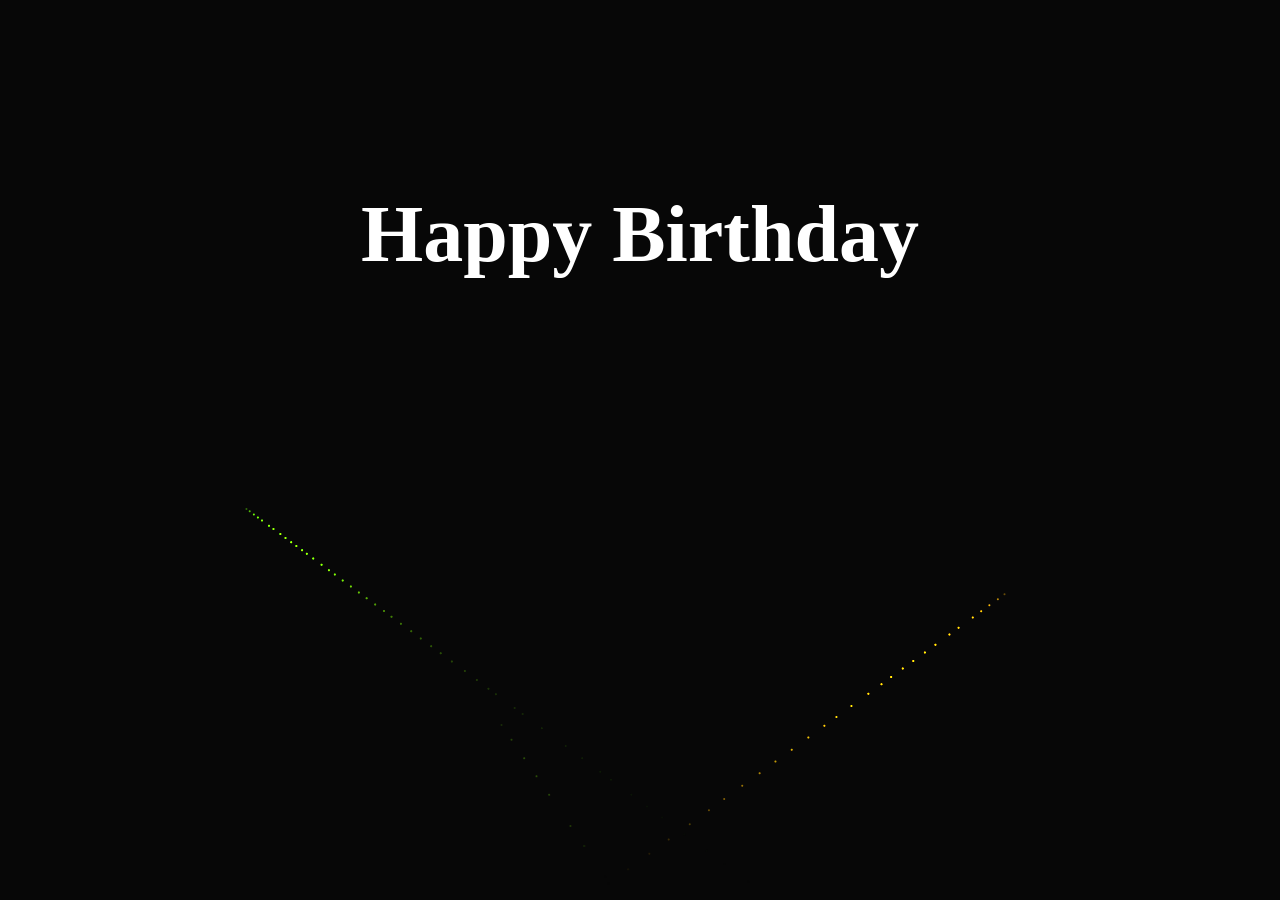
<file: 2/1.html>
<!DOCTYPE html>
<html lang="en">
<head>
    <meta charset="UTF-8">
    <meta name="viewport" content="width=device-width, initial-scale=1.0">
    <title>Birthday Animation</title>
    <link rel="stylesheet" href="2.css">
</head>
<body>
    <h1>Happy Birthday </h1>
    <canvas id="birthday"></canvas>
    <script src="3.js"></script>
</body>
</html>
</file>
<file: 2/2.css>
body {
  margin: 0;
  background: #020202;
  cursor: crosshair;
}
canvas{display:block}
h1 {
  position: absolute;
  top: 20%;
  left: 50%;
  transform: translate(-50%, -50%);
  color: #fff;
  font-family: "Source Sans Pro";
  font-size: 5em;
  font-weight: 900;
  -webkit-user-select: none;
  user-select: none;
}
</file>
